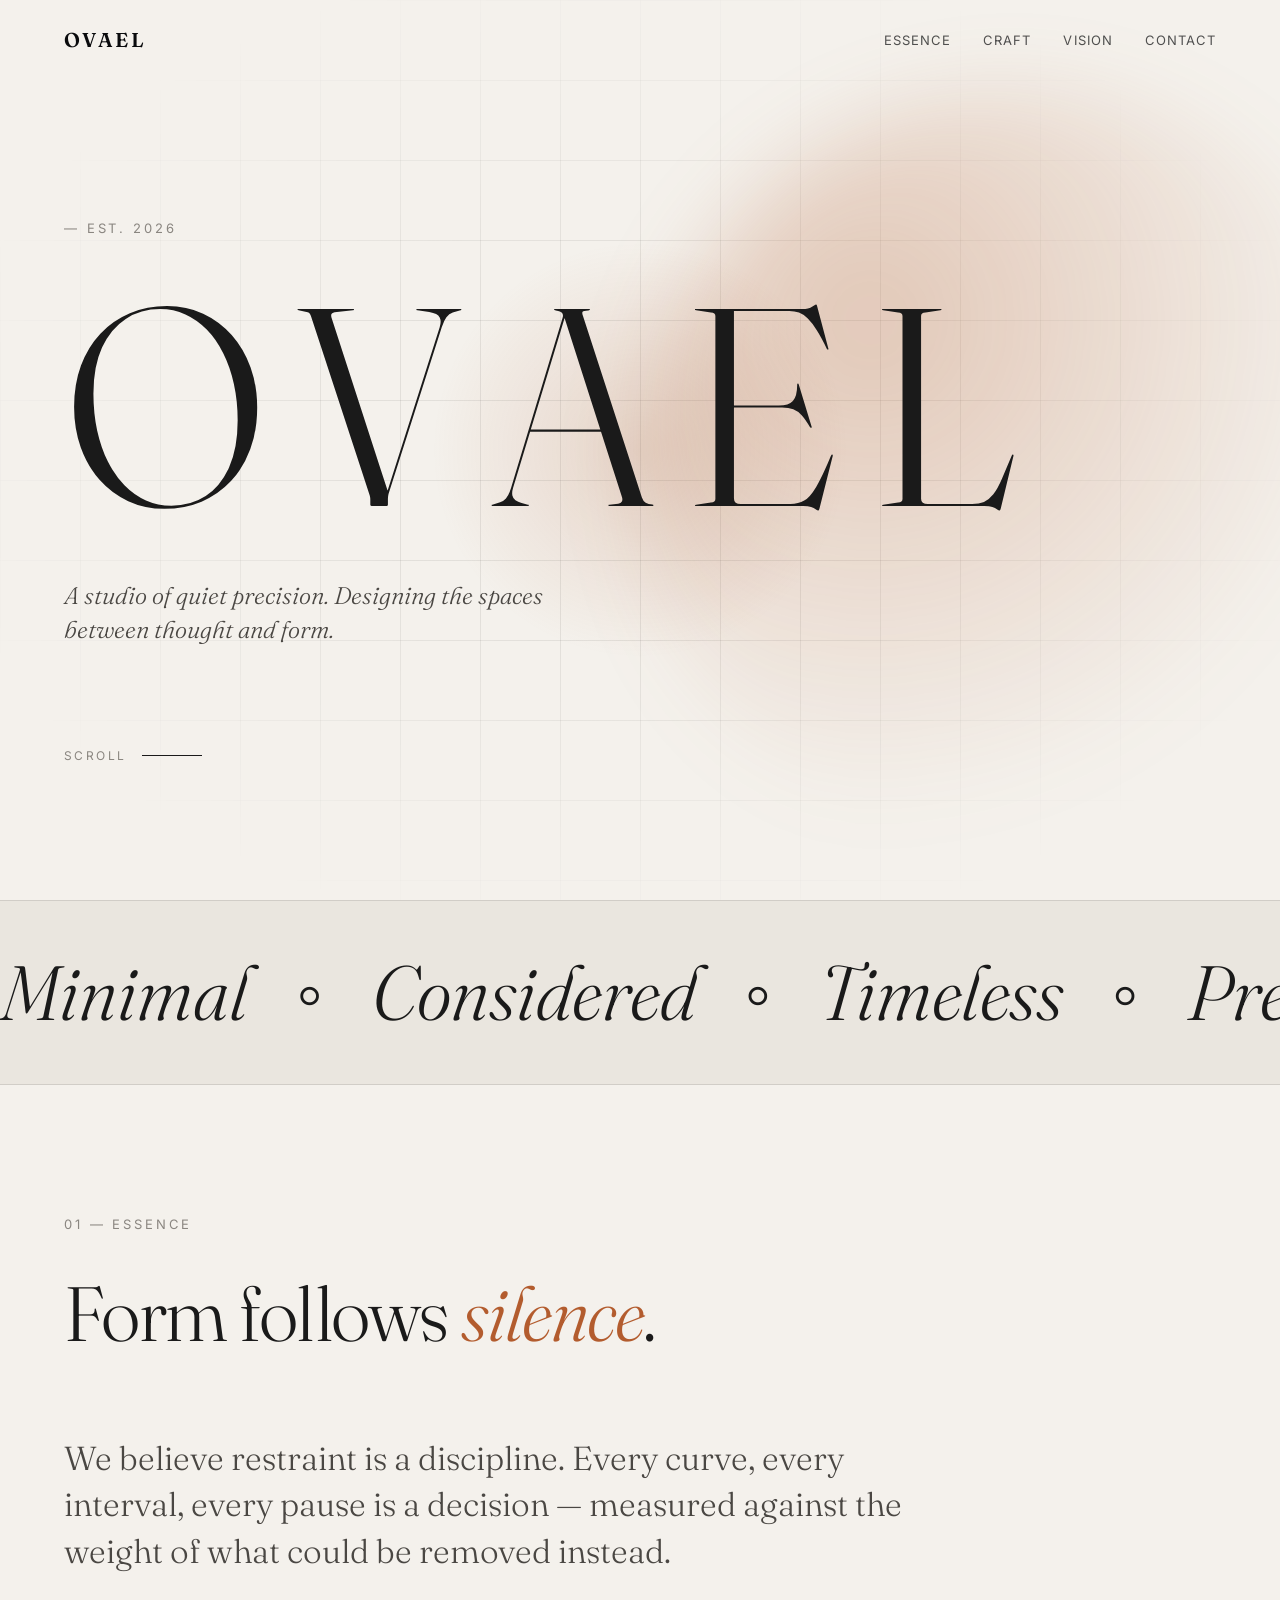
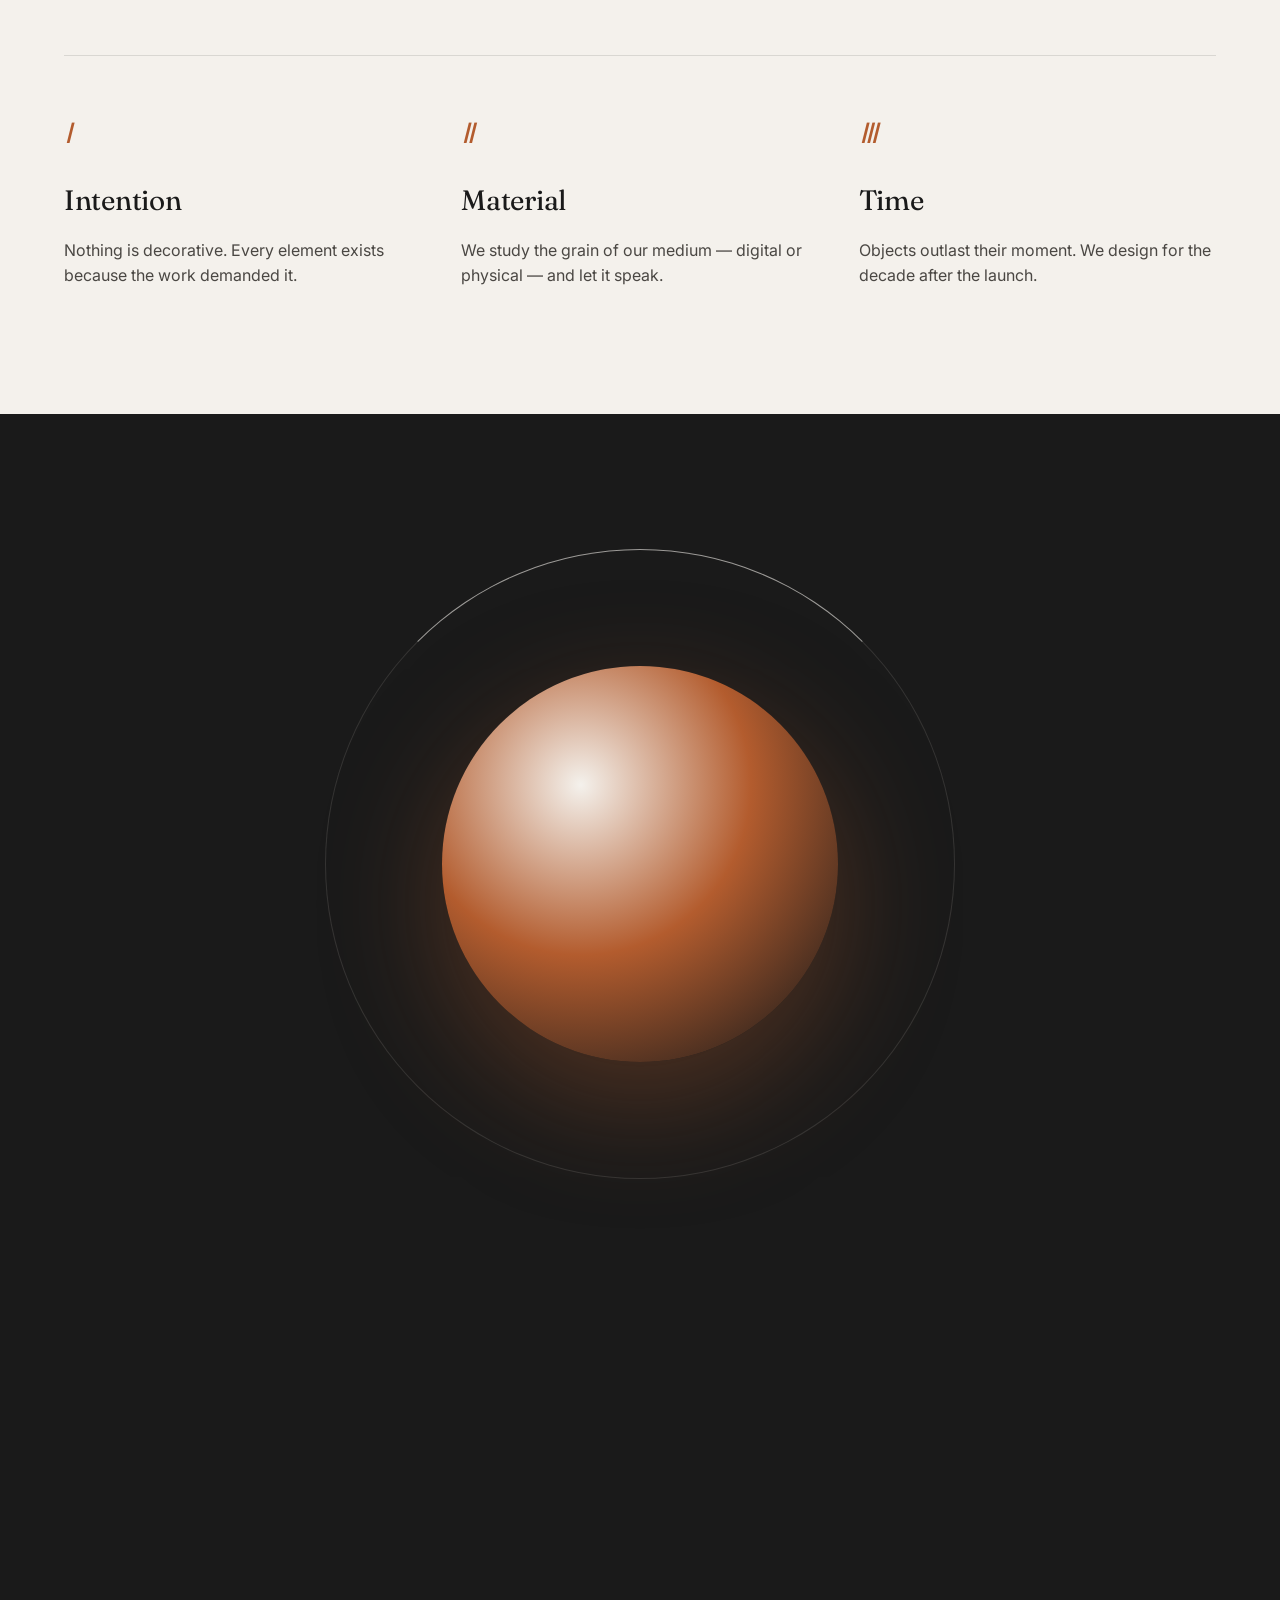
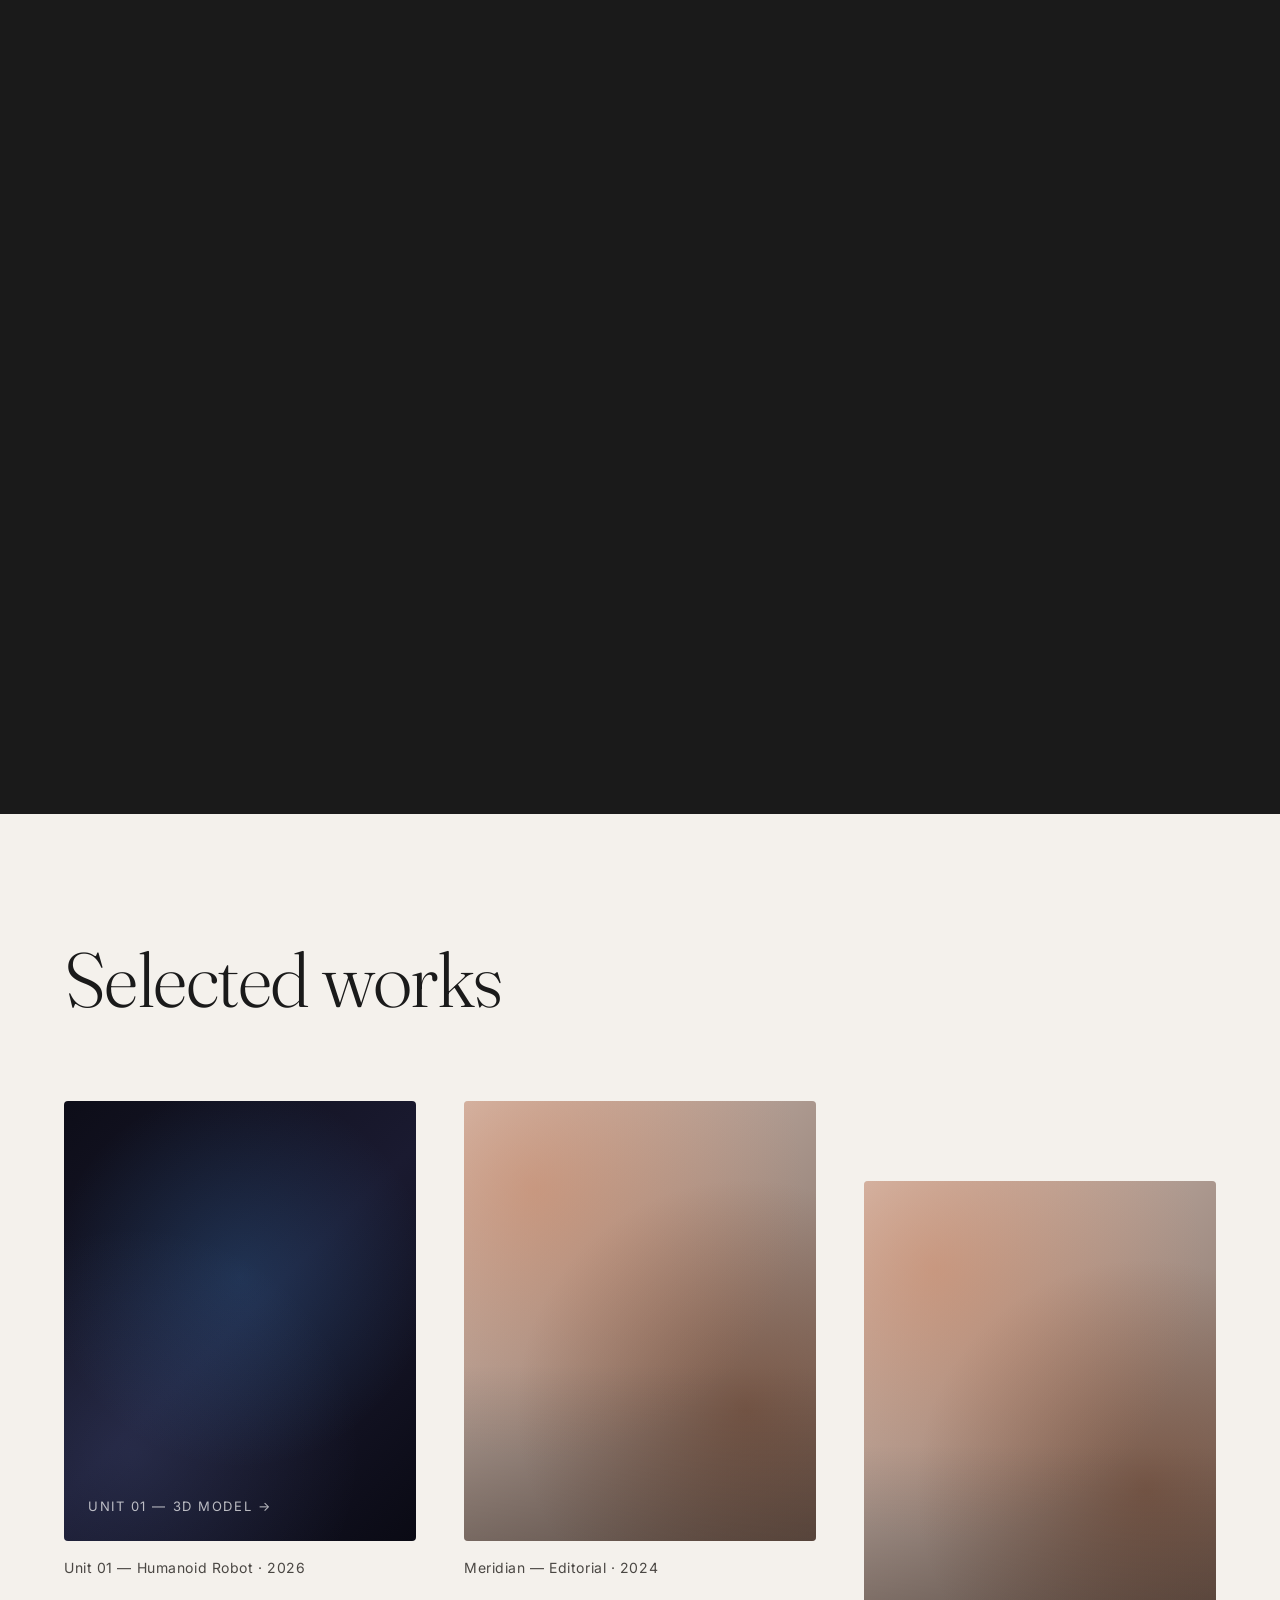
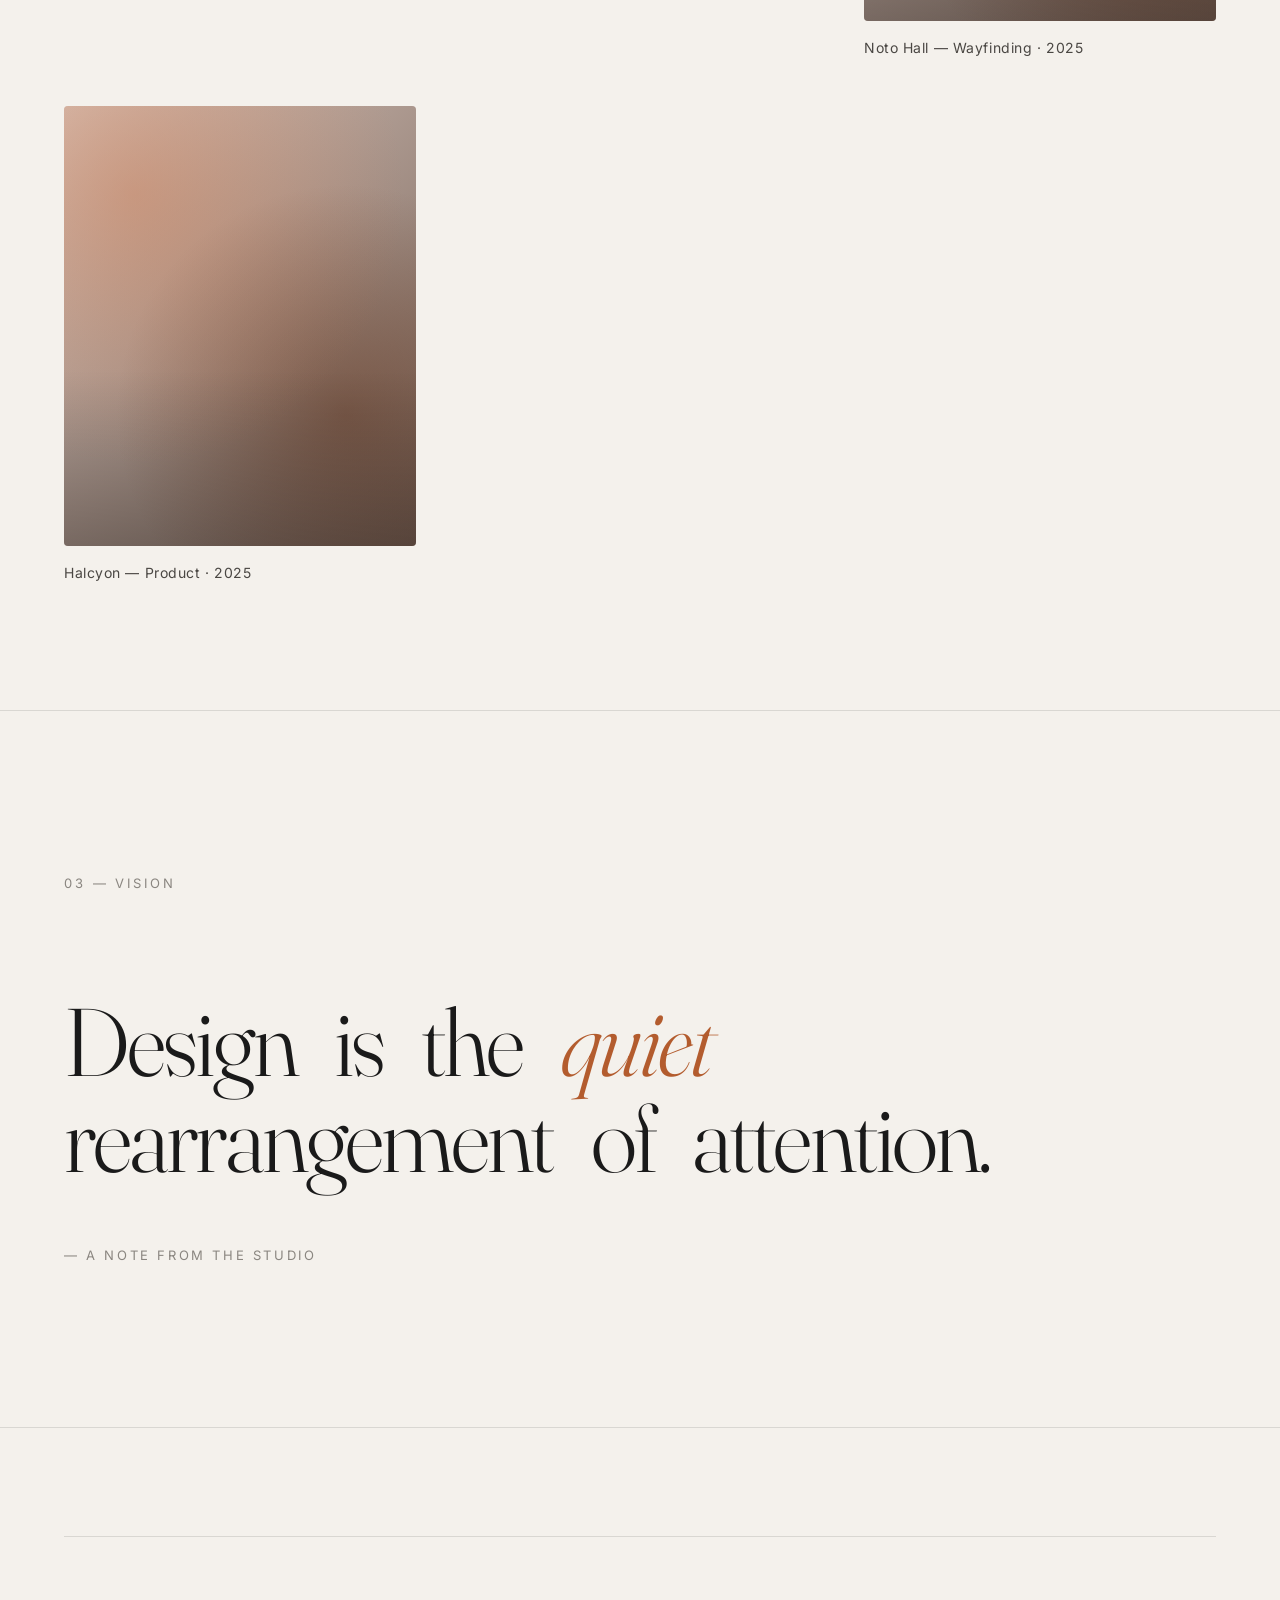
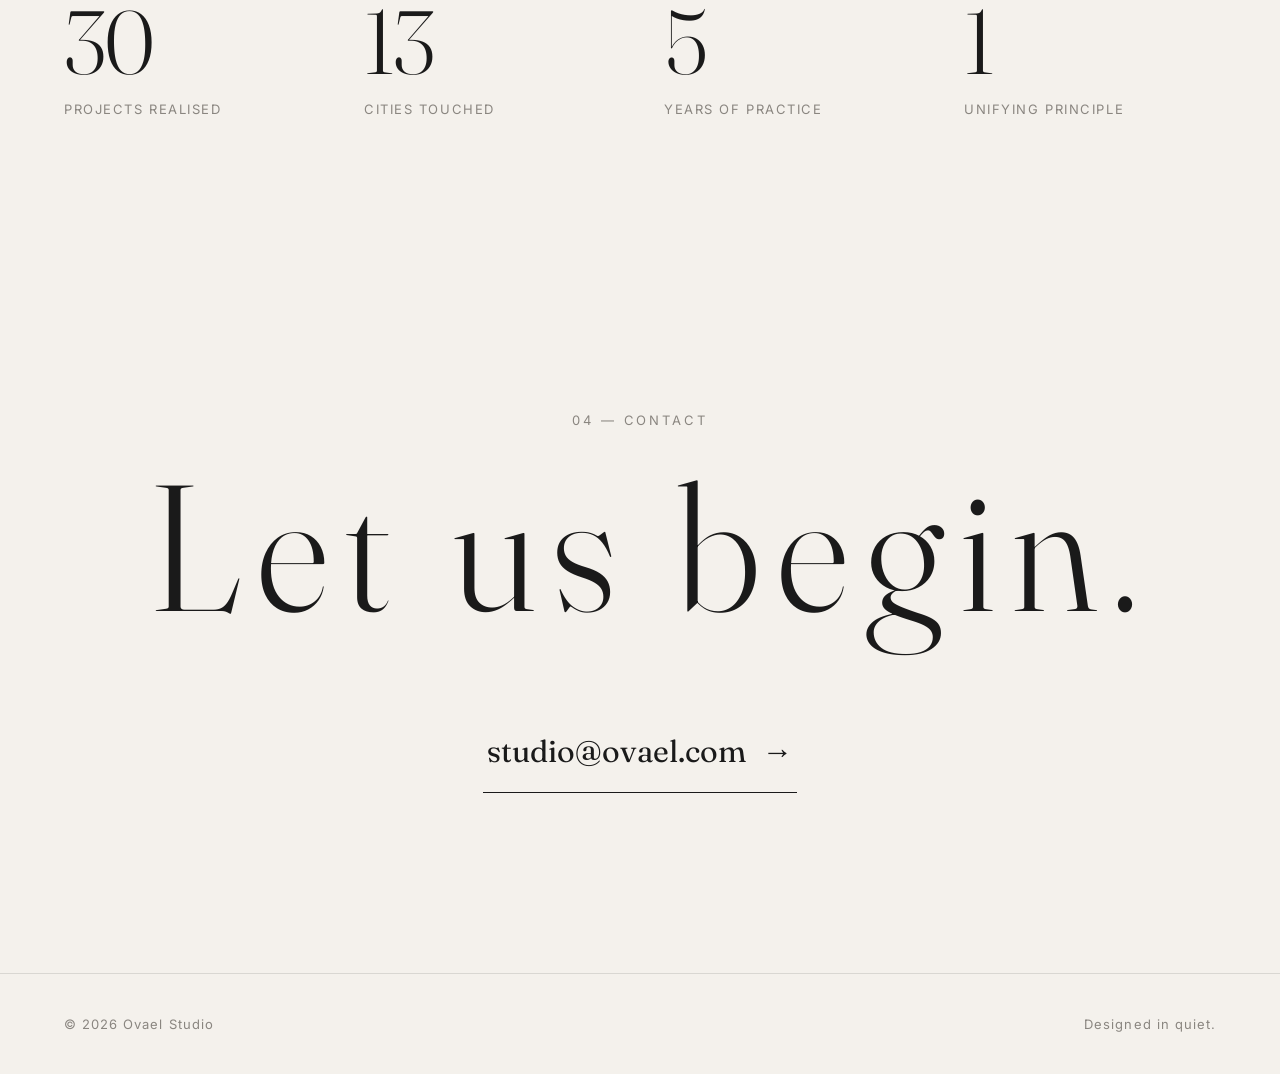
<file: index.html>
<!DOCTYPE html>
<html lang="en">
<head>
  <meta charset="UTF-8" />
  <meta name="viewport" content="width=device-width, initial-scale=1.0" />
  <title>OVAEL</title>
  <link rel="preconnect" href="https://fonts.googleapis.com" />
  <link rel="preconnect" href="https://fonts.gstatic.com" crossorigin />
  <link href="https://fonts.googleapis.com/css2?family=Inter:wght@300;400;500;600&family=Fraunces:opsz,wght@9..144,300;9..144,400;9..144,600;9..144,800&display=swap" rel="stylesheet" />
  <link rel="stylesheet" href="styles.css" />
</head>
<body>
  <div class="progress-bar" id="progressBar"></div>
  <div class="cursor-glow" id="cursorGlow"></div>

  <nav class="nav">
    <div class="nav-inner">
      <a href="#" class="nav-logo reveal" data-delay="0">OVAEL</a>
      <ul class="nav-links">
        <li class="reveal" data-delay="100"><a href="#essence">Essence</a></li>
        <li class="reveal" data-delay="150"><a href="#craft">Craft</a></li>
        <li class="reveal" data-delay="200"><a href="#vision">Vision</a></li>
        <li class="reveal" data-delay="250"><a href="#contact">Contact</a></li>
      </ul>
    </div>
  </nav>

  <section class="hero" id="hero">
    <div class="hero-grid" aria-hidden="true"></div>
    <div class="hero-content">
      <span class="eyebrow reveal" data-delay="100">— Est. 2026</span>
      <h1 class="hero-title">
        <span class="word" data-letter-reveal>O</span>
        <span class="word" data-letter-reveal>V</span>
        <span class="word" data-letter-reveal>A</span>
        <span class="word" data-letter-reveal>E</span>
        <span class="word" data-letter-reveal>L</span>
      </h1>
      <p class="hero-sub reveal" data-delay="900">
        A studio of quiet precision. Designing the spaces between thought and form.
      </p>
      <div class="scroll-indicator reveal" data-delay="1200">
        <span>Scroll</span>
        <span class="line"></span>
      </div>
    </div>
    <div class="hero-parallax" data-parallax="0.3"></div>
  </section>

  <section class="marquee-section">
    <div class="marquee" aria-hidden="true">
      <div class="marquee-track">
        <span>Minimal</span><span aria-hidden="true">◦</span>
        <span>Considered</span><span aria-hidden="true">◦</span>
        <span>Timeless</span><span aria-hidden="true">◦</span>
        <span>Precise</span><span aria-hidden="true">◦</span>
        <span>Minimal</span><span aria-hidden="true">◦</span>
        <span>Considered</span><span aria-hidden="true">◦</span>
        <span>Timeless</span><span aria-hidden="true">◦</span>
        <span>Precise</span><span aria-hidden="true">◦</span>
      </div>
    </div>
  </section>

  <section class="essence" id="essence">
    <div class="container">
      <div class="section-header">
        <span class="eyebrow reveal">01 — Essence</span>
        <h2 class="section-title reveal" data-delay="100">
          Form follows <em>silence</em>.
        </h2>
      </div>
      <div class="essence-body">
        <p class="large-text reveal" data-delay="200">
          We believe restraint is a discipline. Every curve, every interval, every pause is a decision — measured against the weight of what could be removed instead.
        </p>
        <div class="essence-grid">
          <div class="essence-card reveal" data-delay="200">
            <span class="card-num">Ⅰ</span>
            <h3>Intention</h3>
            <p>Nothing is decorative. Every element exists because the work demanded it.</p>
          </div>
          <div class="essence-card reveal" data-delay="350">
            <span class="card-num">Ⅱ</span>
            <h3>Material</h3>
            <p>We study the grain of our medium — digital or physical — and let it speak.</p>
          </div>
          <div class="essence-card reveal" data-delay="500">
            <span class="card-num">Ⅲ</span>
            <h3>Time</h3>
            <p>Objects outlast their moment. We design for the decade after the launch.</p>
          </div>
        </div>
      </div>
    </div>
  </section>

  <section class="pinned-section" id="craft">
    <div class="pinned-wrapper">
      <div class="pinned-visual">
        <div class="orb" data-rotate></div>
        <div class="orb-line" data-rotate-reverse></div>
      </div>
      <div class="pinned-panels">
        <div class="panel">
          <span class="eyebrow">02 — Craft</span>
          <h2>Studies in stillness.</h2>
          <p>A slower rhythm. Forms that hold their breath.</p>
        </div>
        <div class="panel">
          <span class="eyebrow">02.1</span>
          <h2>Identity.</h2>
          <p>Marks that carry meaning across scale, surface, and century.</p>
        </div>
        <div class="panel">
          <span class="eyebrow">02.2</span>
          <h2>Interface.</h2>
          <p>Screens that feel like paper — weightless, considered, quiet.</p>
        </div>
        <div class="panel">
          <span class="eyebrow">02.3</span>
          <h2>Object.</h2>
          <p>Things held in the hand. Pieces that improve with use.</p>
        </div>
      </div>
    </div>
  </section>

  <section class="gallery" id="gallery">
    <div class="container">
      <h2 class="section-title reveal">Selected works</h2>
      <div class="gallery-grid">
        <figure class="gallery-item reveal" data-delay="0">
          <a href="robot.html" class="gallery-img gallery-img--robot" data-hue="220" aria-label="View 3D Humanoid Robot">
            <span class="gallery-robot-label">Unit 01 — 3D Model →</span>
          </a>
          <figcaption>Unit 01 — Humanoid Robot · 2026</figcaption>
        </figure>
        <figure class="gallery-item reveal" data-delay="0" style="display:none">
          <div class="gallery-img" data-hue="12"></div>
          <figcaption>Astra — Identity system · 2024</figcaption>
        </figure>
        <figure class="gallery-item reveal" data-delay="120">
          <div class="gallery-img" data-hue="220"></div>
          <figcaption>Meridian — Editorial · 2024</figcaption>
        </figure>
        <figure class="gallery-item reveal" data-delay="240">
          <div class="gallery-img" data-hue="45"></div>
          <figcaption>Noto Hall — Wayfinding · 2025</figcaption>
        </figure>
        <figure class="gallery-item reveal" data-delay="360">
          <div class="gallery-img" data-hue="160"></div>
          <figcaption>Halcyon — Product · 2025</figcaption>
        </figure>
      </div>
    </div>
  </section>

  <section class="vision" id="vision">
    <div class="container">
      <div class="vision-stack">
        <span class="eyebrow reveal">03 — Vision</span>
        <p class="huge-text">
          <span data-split-word>Design</span>
          <span data-split-word>is</span>
          <span data-split-word>the</span>
          <span data-split-word>quiet</span>
          <span data-split-word>rearrangement</span>
          <span data-split-word>of</span>
          <span data-split-word>attention.</span>
        </p>
        <div class="vision-meta reveal" data-delay="200">
          <span>— A note from the studio</span>
        </div>
      </div>
    </div>
  </section>

  <section class="numbers">
    <div class="container">
      <div class="numbers-grid">
        <div class="stat reveal">
          <span class="stat-num" data-count="42">0</span>
          <span class="stat-label">Projects realised</span>
        </div>
        <div class="stat reveal" data-delay="120">
          <span class="stat-num" data-count="18">0</span>
          <span class="stat-label">Cities touched</span>
        </div>
        <div class="stat reveal" data-delay="240">
          <span class="stat-num" data-count="7">0</span>
          <span class="stat-label">Years of practice</span>
        </div>
        <div class="stat reveal" data-delay="360">
          <span class="stat-num" data-count="1">0</span>
          <span class="stat-label">Unifying principle</span>
        </div>
      </div>
    </div>
  </section>

  <section class="contact" id="contact">
    <div class="container">
      <p class="eyebrow reveal">04 — Contact</p>
      <h2 class="contact-title">
        <span data-letter-reveal>L</span>
        <span data-letter-reveal>e</span>
        <span data-letter-reveal>t</span>
        <span class="space">&nbsp;</span>
        <span data-letter-reveal>u</span>
        <span data-letter-reveal>s</span>
        <span class="space">&nbsp;</span>
        <span data-letter-reveal>b</span>
        <span data-letter-reveal>e</span>
        <span data-letter-reveal>g</span>
        <span data-letter-reveal>i</span>
        <span data-letter-reveal>n</span>
        <span data-letter-reveal>.</span>
      </h2>
      <a href="mailto:studio@ovael.com" class="contact-link reveal" data-delay="300">
        studio@ovael.com
        <span class="arrow">→</span>
      </a>
    </div>
  </section>

  <footer class="footer">
    <div class="container footer-inner">
      <span>© 2026 Ovael Studio</span>
      <span>Designed in quiet.</span>
    </div>
  </footer>

  <script src="script.js"></script>
</body>
</html>
</file>
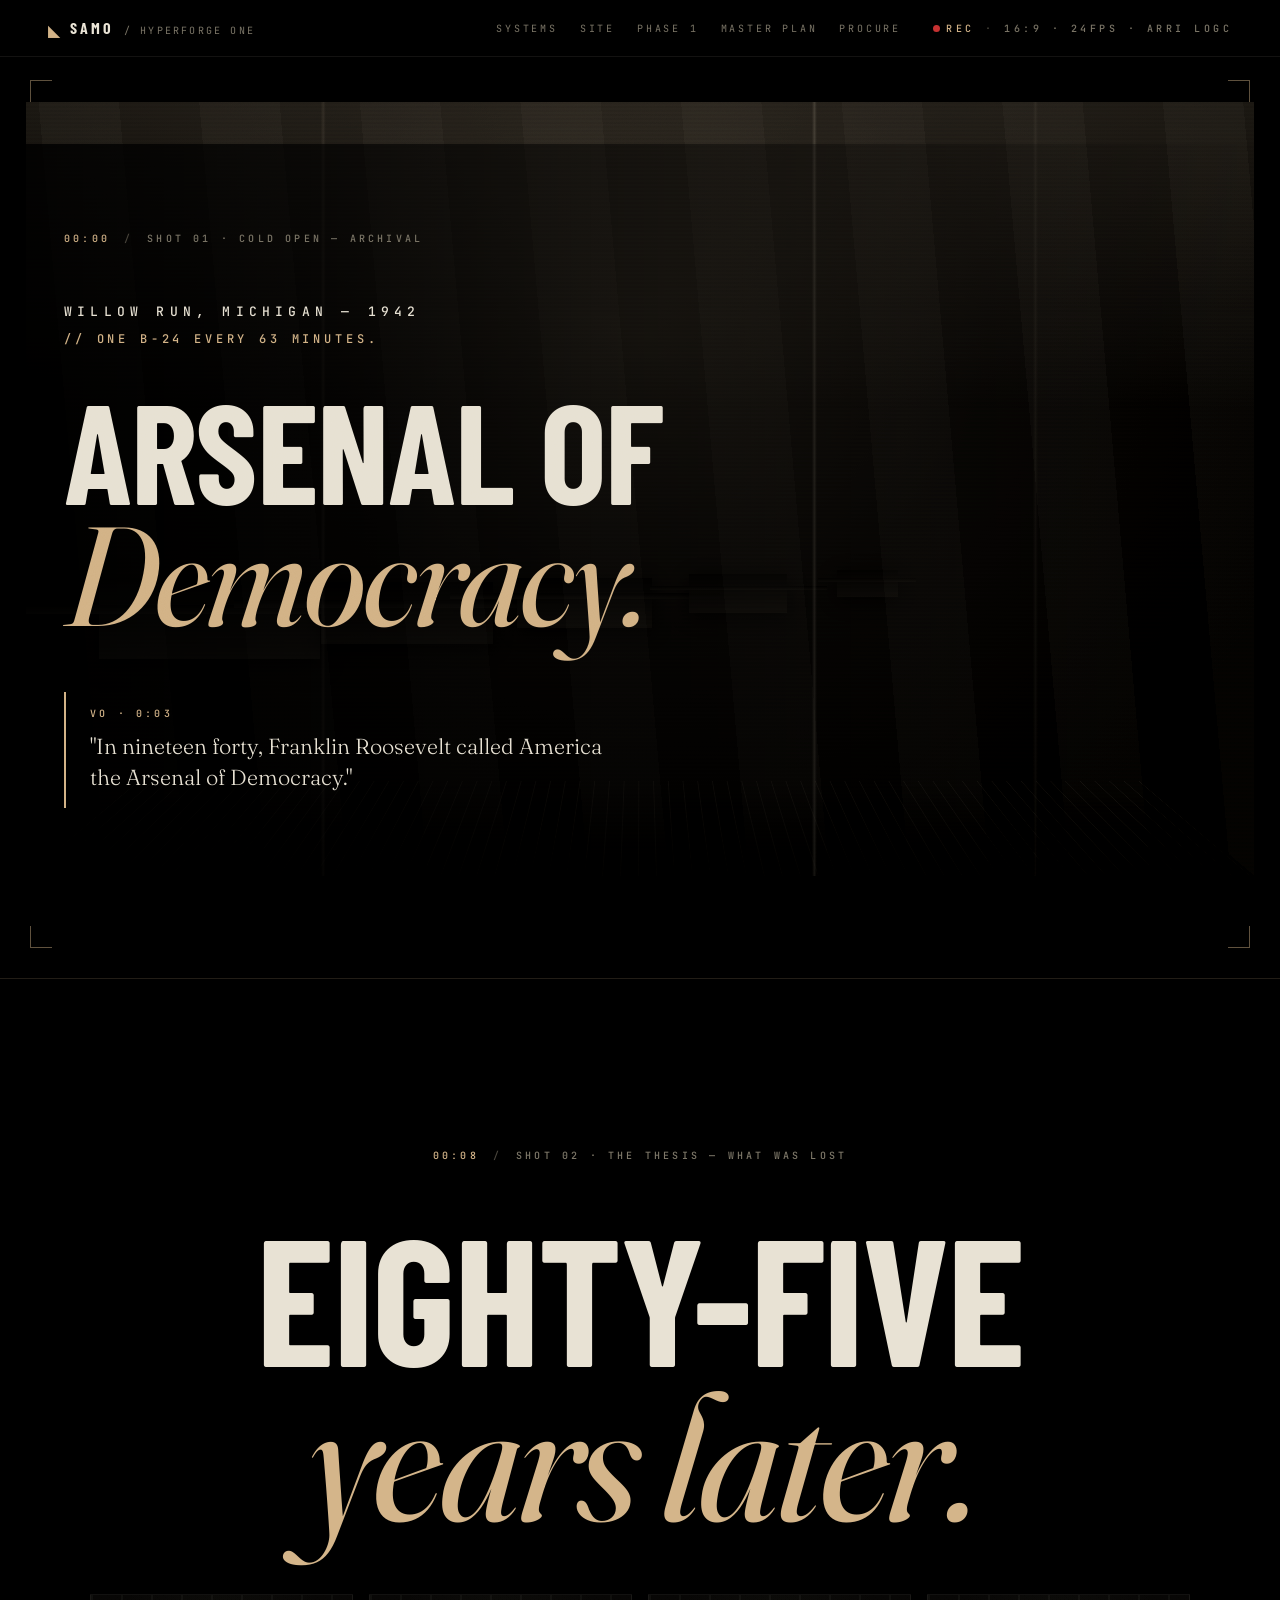
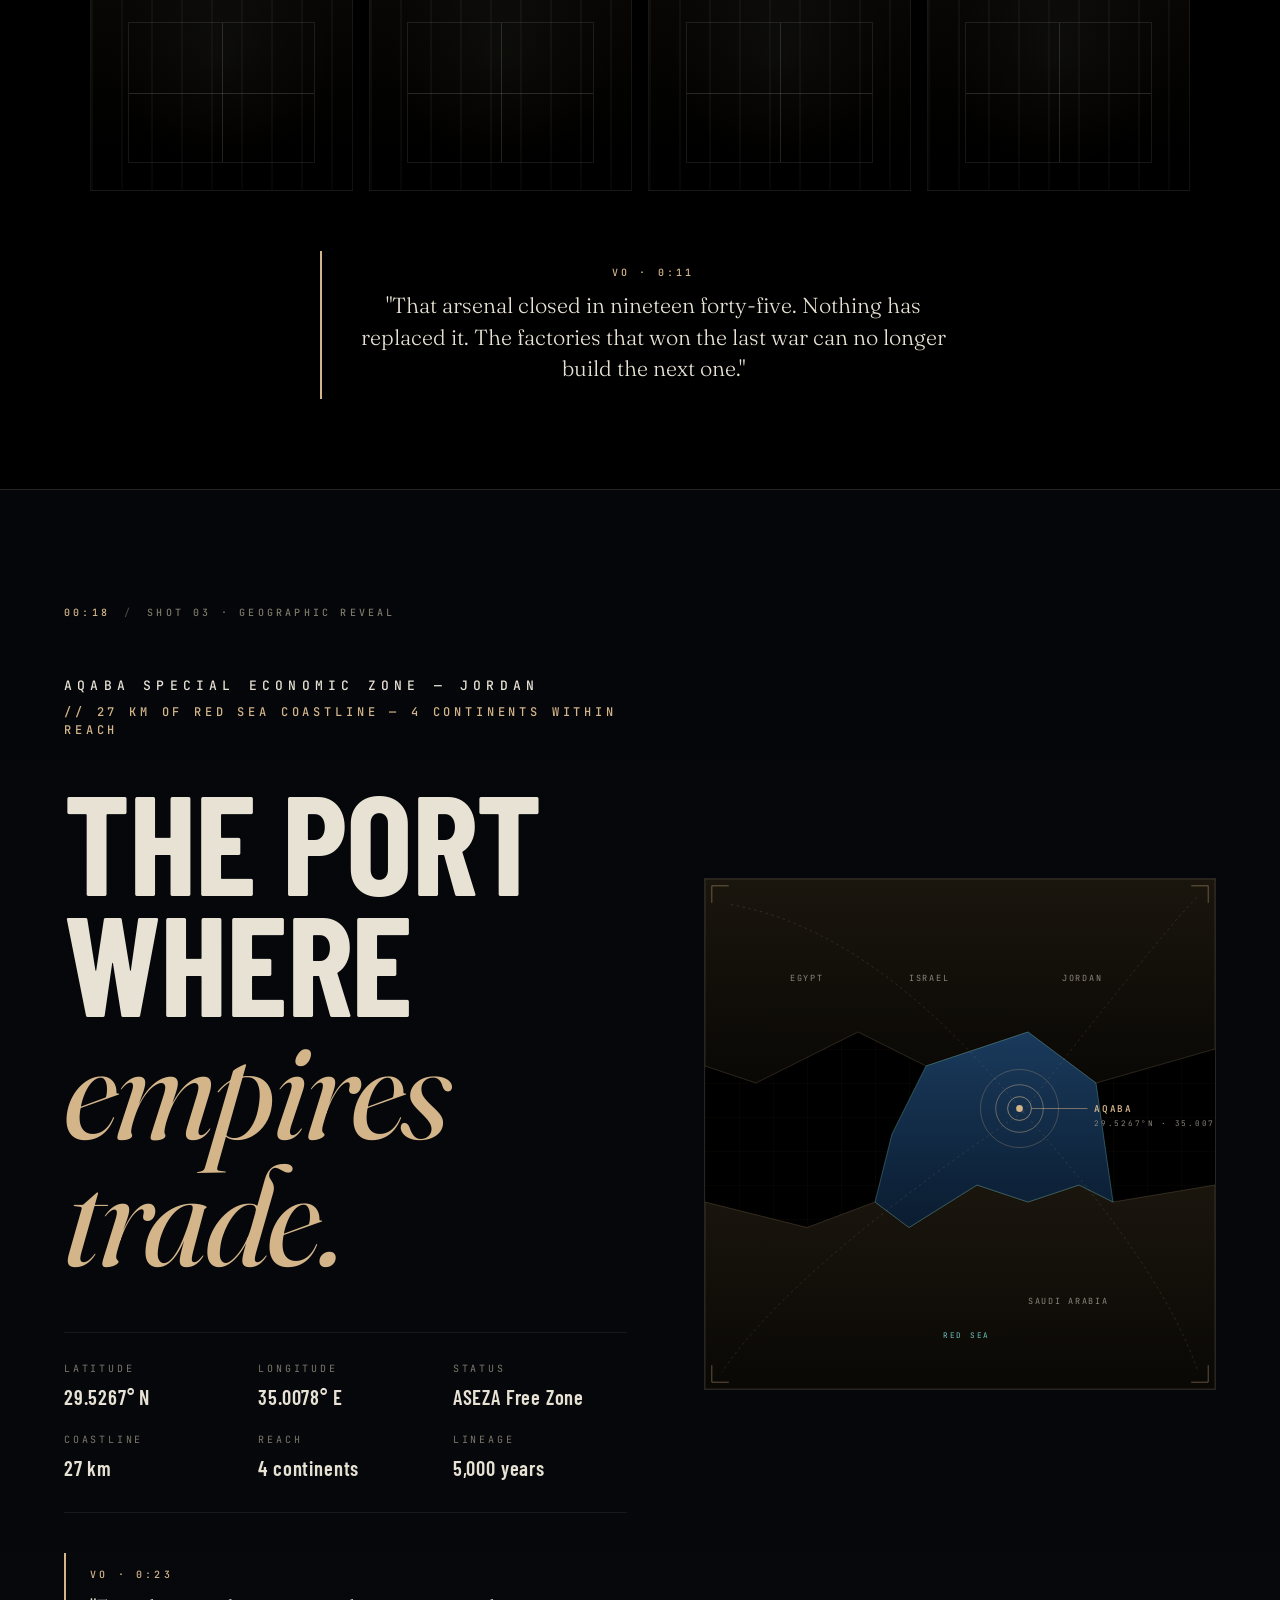
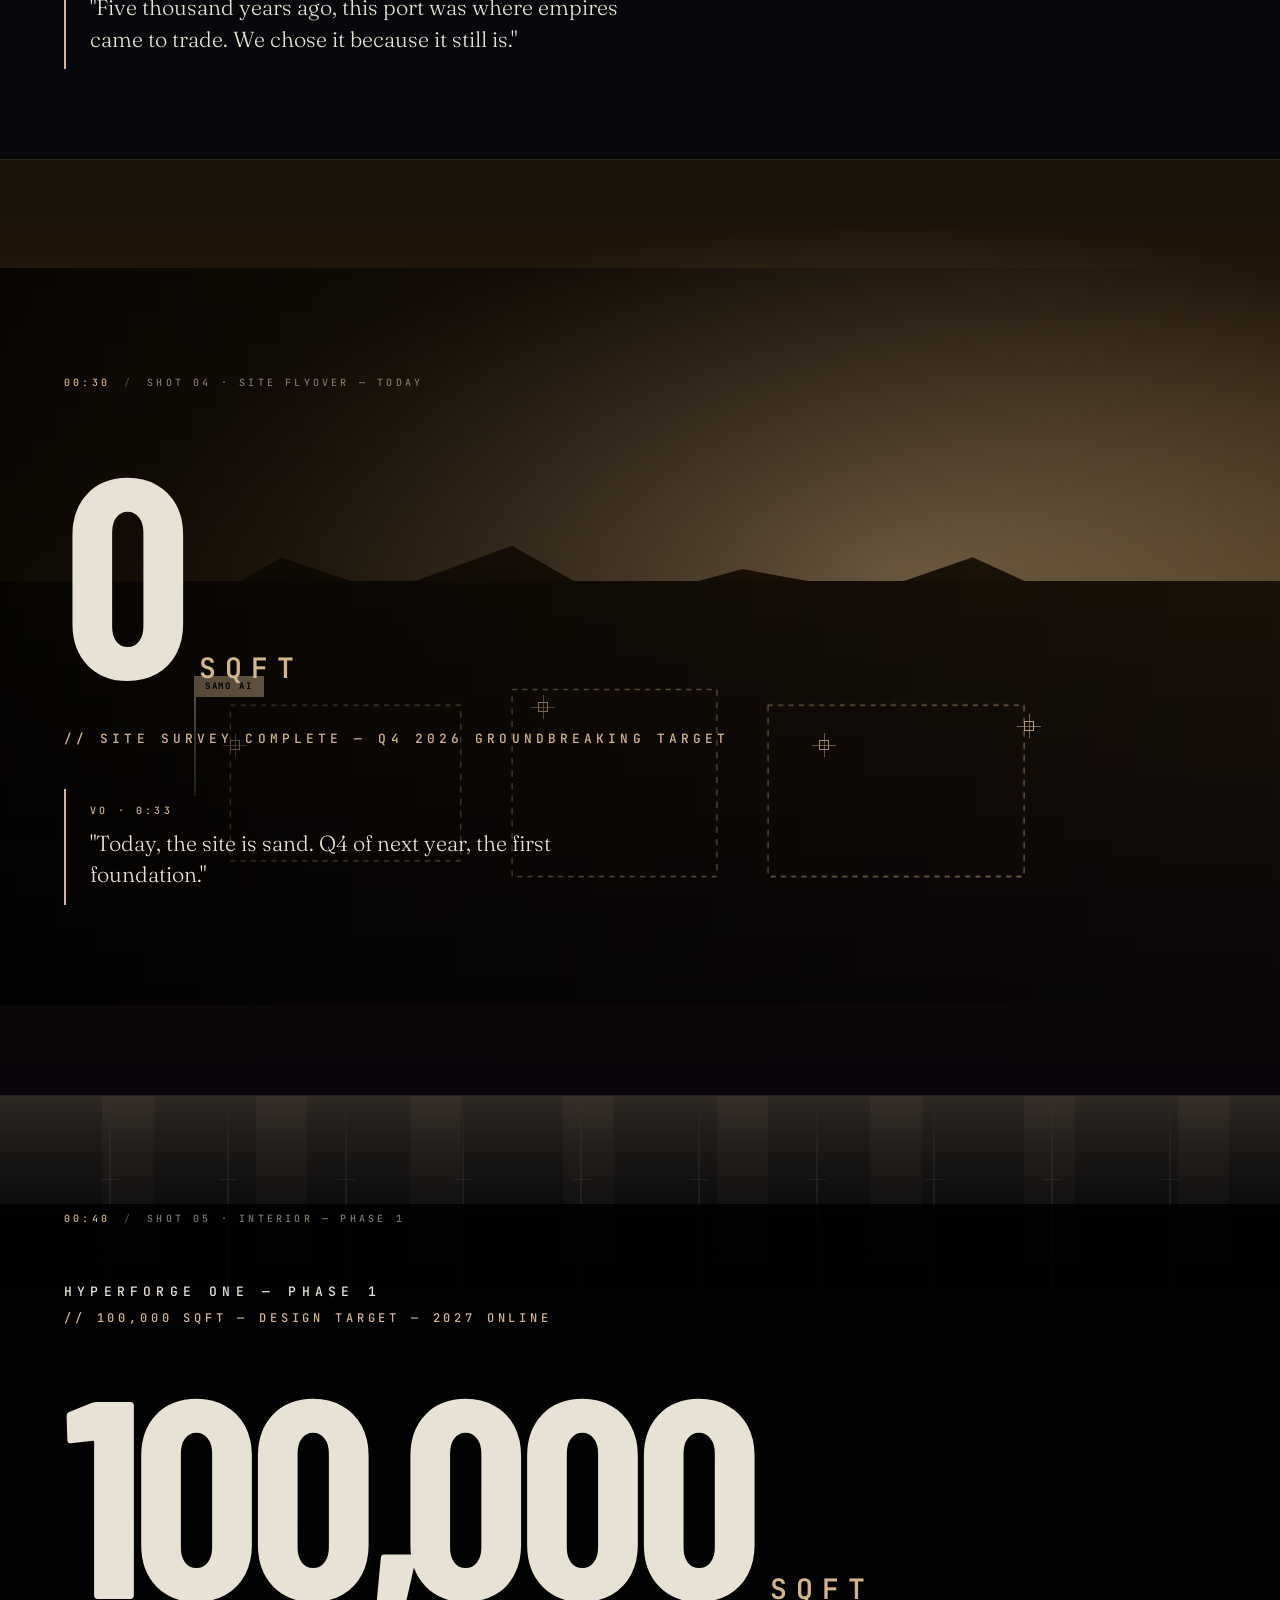
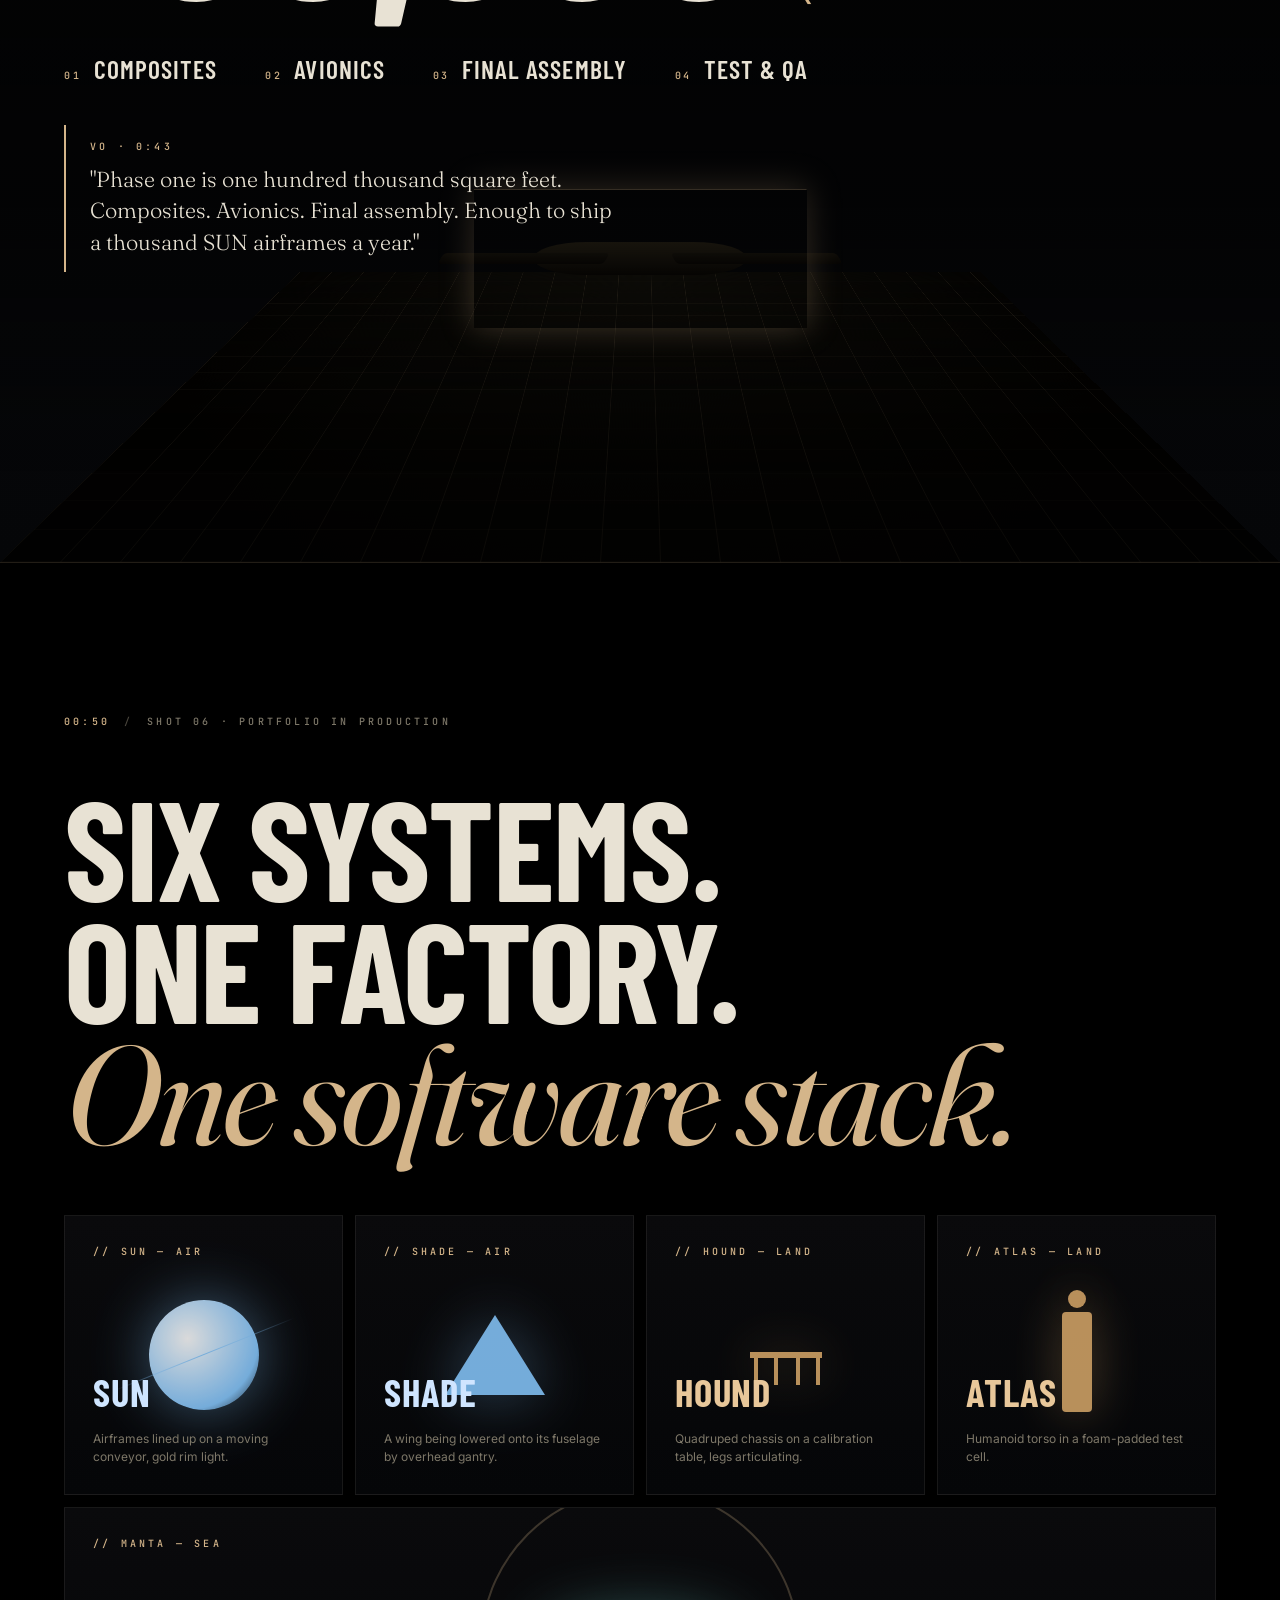
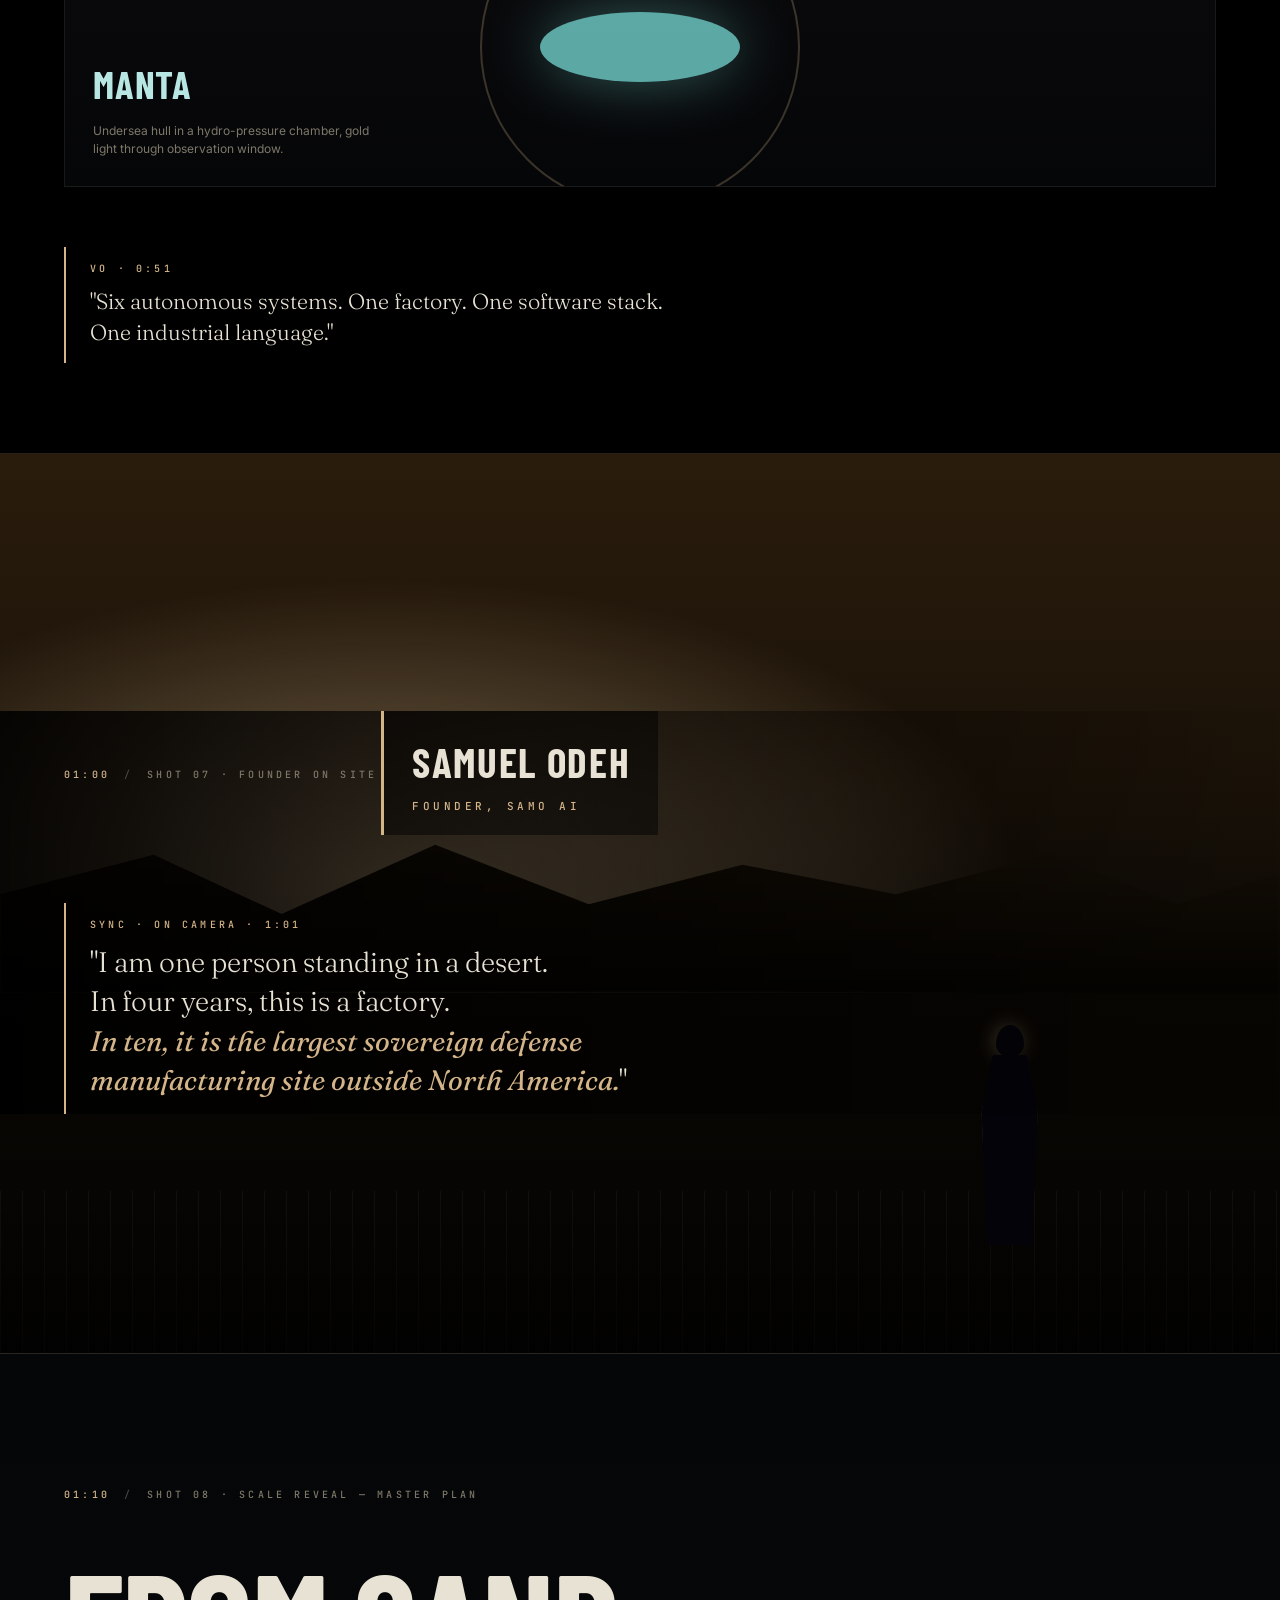
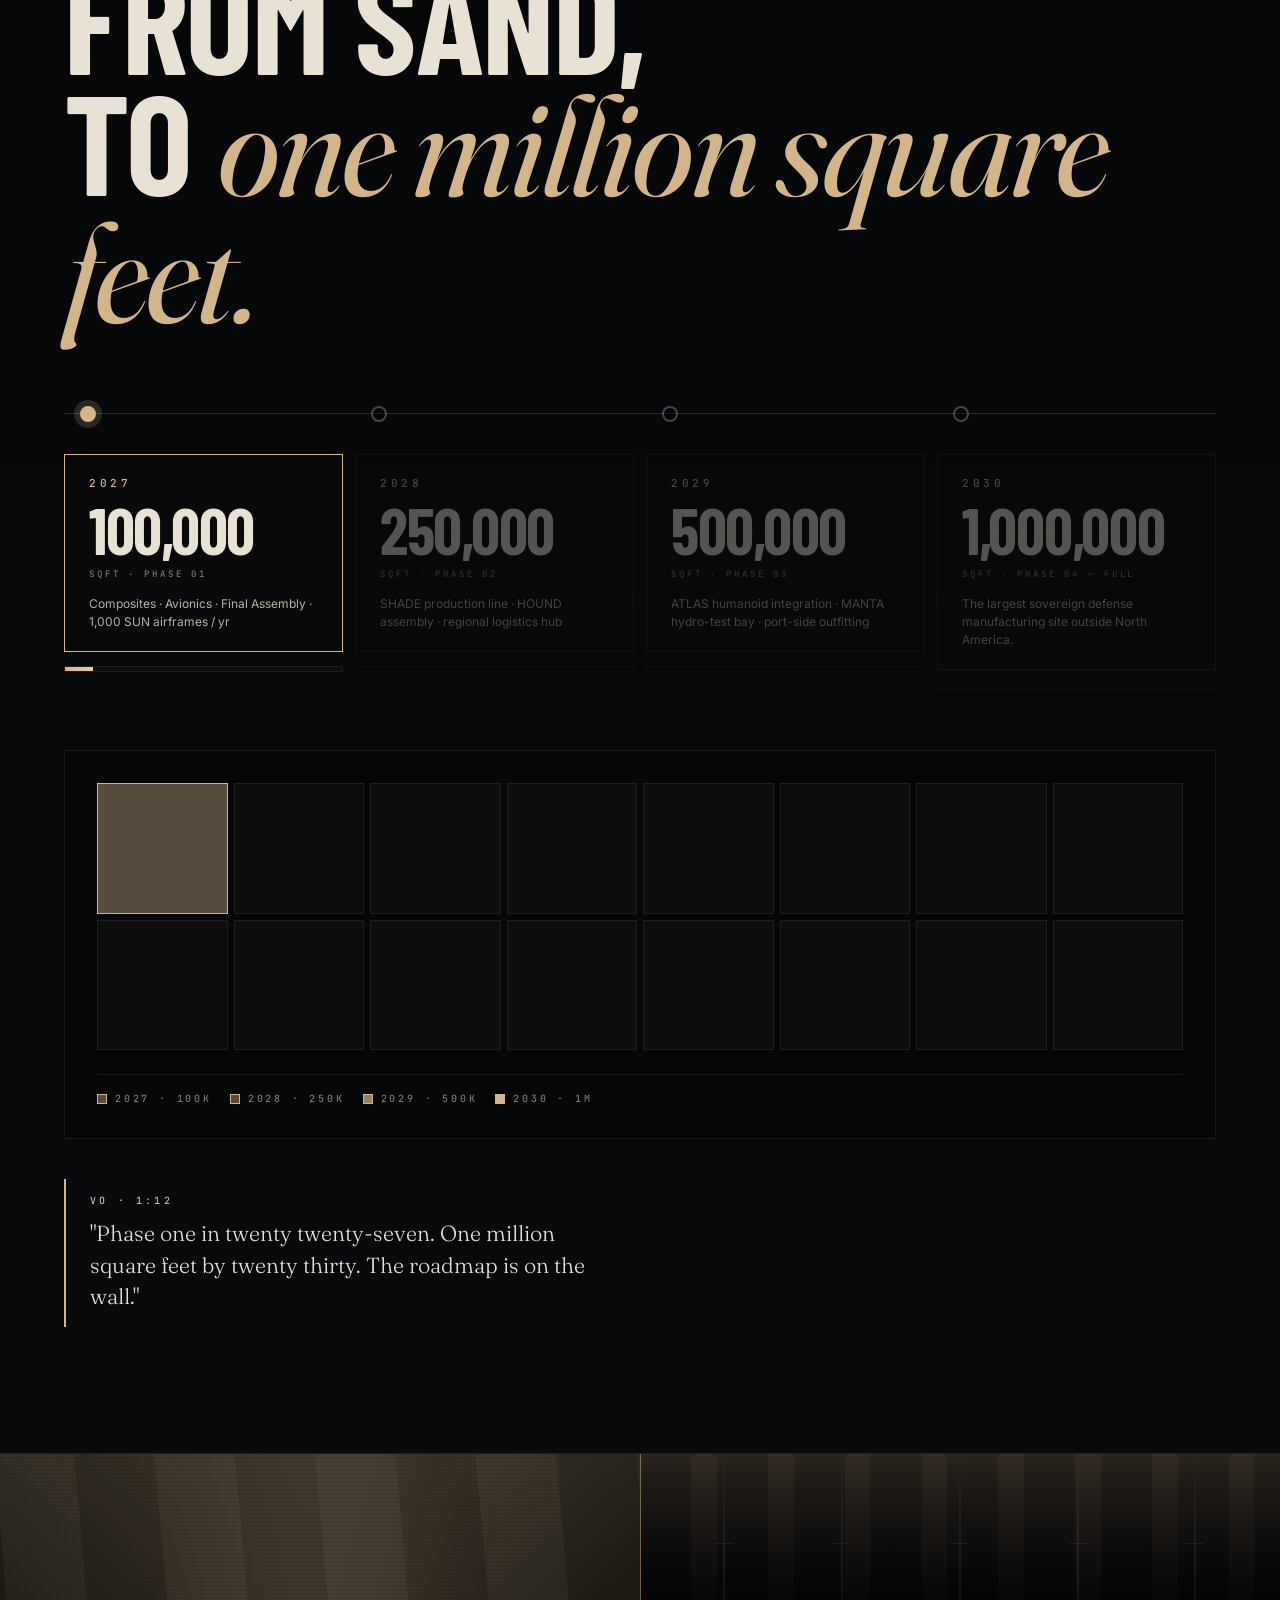
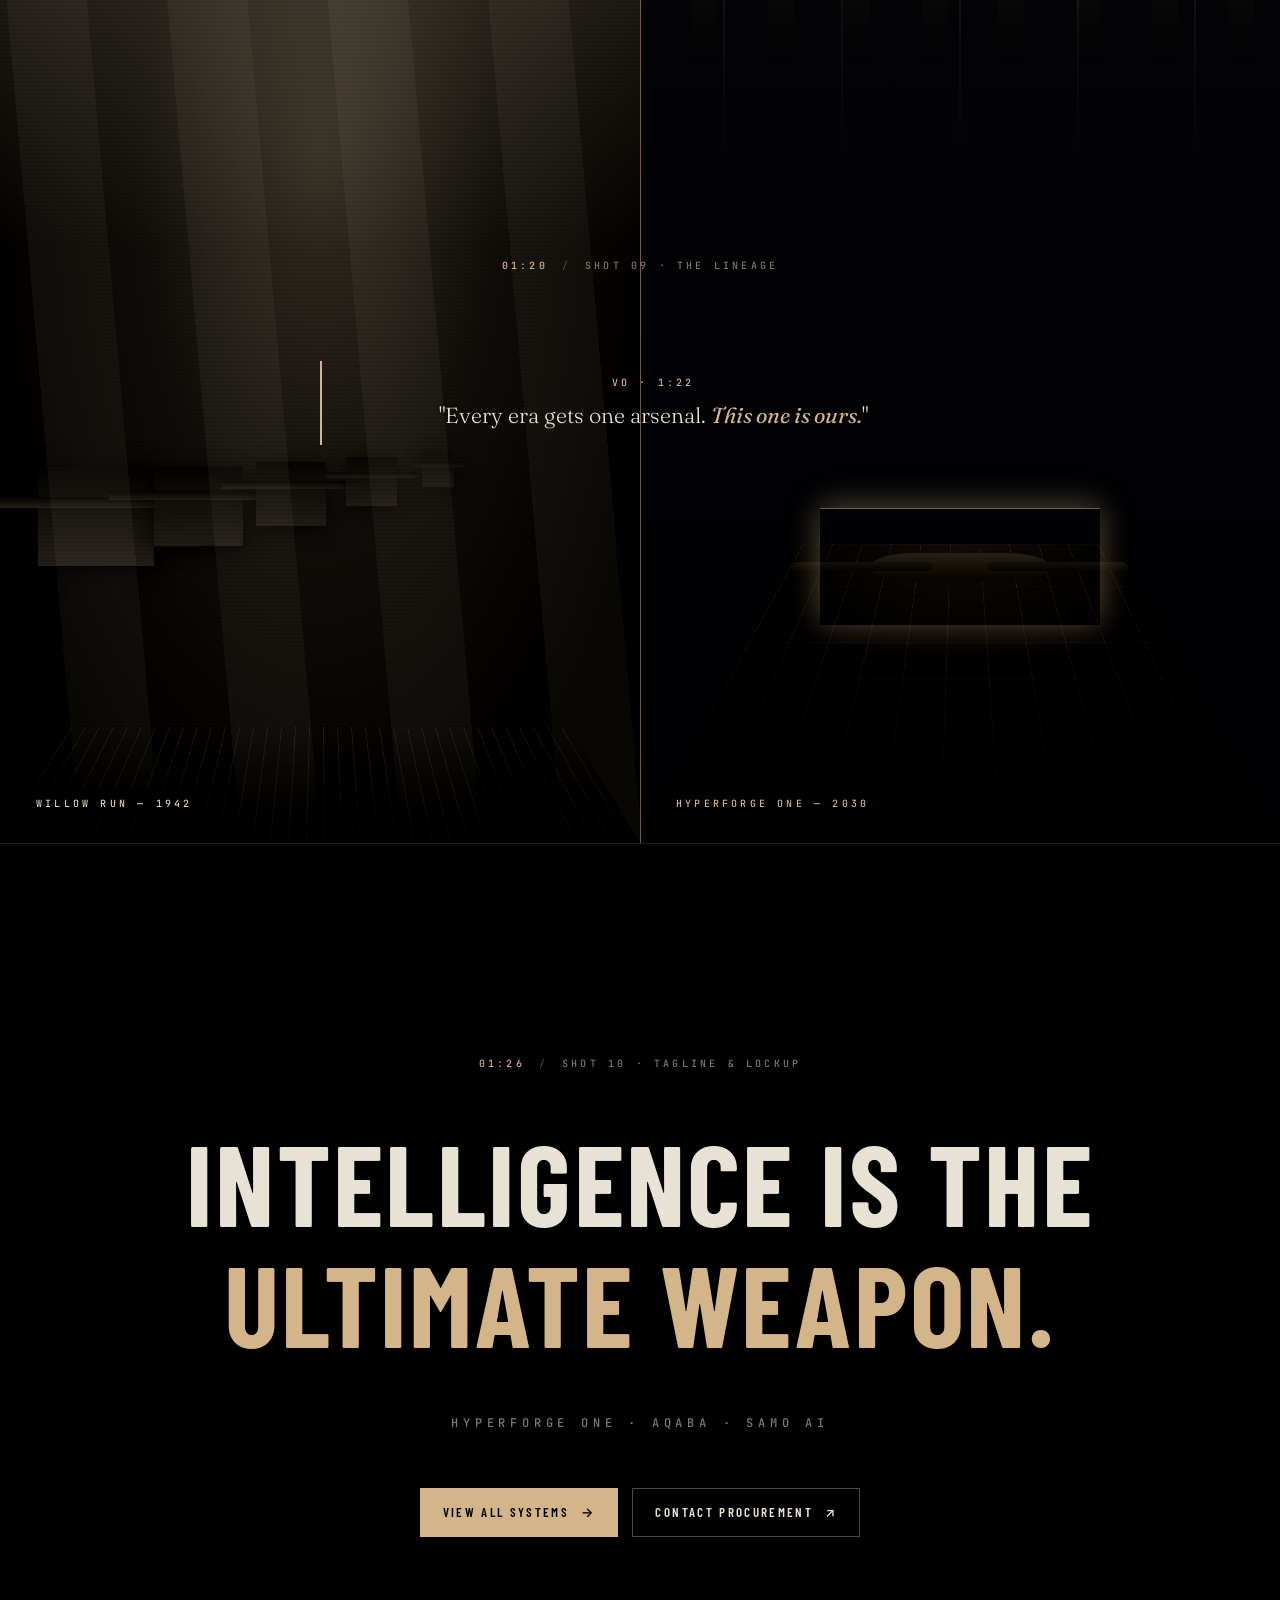
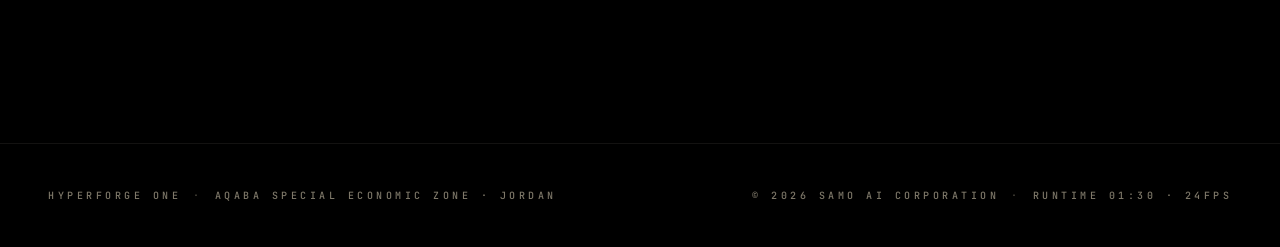
<file: factory.html>
<!DOCTYPE html>
<html lang="en">
<head>
  <meta charset="UTF-8" />
  <meta name="viewport" content="width=device-width, initial-scale=1.0" />
  <meta name="description" content="HyperForge One — sovereign autonomous-systems manufacturing facility under development in the Aqaba Special Economic Zone, Jordan. Phase 1: 100,000 sqft. Master plan: 1,000,000 sqft by 2030." />
  <meta name="theme-color" content="#000000" />
  <title>HyperForge One — Aqaba — SAMO AI</title>
  <link rel="preconnect" href="https://fonts.googleapis.com" />
  <link rel="preconnect" href="https://fonts.gstatic.com" crossorigin />
  <link href="https://fonts.googleapis.com/css2?family=Barlow+Condensed:wght@500;600;700;800&family=Inter:wght@300;400;500;600&family=JetBrains+Mono:wght@400;500;600&family=Fraunces:opsz,wght@9..144,300;9..144,400&display=swap" rel="stylesheet" />
  <link rel="stylesheet" href="factory.css" />
</head>
<body class="factory">
  <div class="grain" aria-hidden="true"></div>
  <div class="film-progress" id="filmProgress" aria-hidden="true"></div>

  <!-- ============== TOP BAR ============== -->
  <header class="film-bar">
    <div class="bar-inner">
      <a href="index.html" class="bar-logo">
        <span class="logo-mark" aria-hidden="true">◣</span>
        <span class="logo-text">SAMO</span>
        <span class="logo-sub">/ HYPERFORGE ONE</span>
      </a>
      <nav class="bar-nav">
        <a href="index.html#systems">Systems</a>
        <a href="#shot-04">Site</a>
        <a href="#shot-05">Phase 1</a>
        <a href="#shot-08">Master Plan</a>
        <a href="index.html#procure">Procure</a>
      </nav>
      <div class="bar-meta mono">
        <span class="rec"><span class="rec-dot"></span>REC</span>
        <span class="sep">·</span>
        <span>16:9 · 24FPS · ARRI LOGC</span>
      </div>
    </div>
  </header>

  <!-- ============== SHOT 01 — COLD OPEN / WILLOW RUN ============== -->
  <section class="shot shot-01" id="shot-01">
    <span class="frame-tick tl"></span><span class="frame-tick tr"></span>
    <span class="frame-tick bl"></span><span class="frame-tick br"></span>

    <div class="archive-stage" aria-hidden="true">
      <div class="archive-letterbox">
        <div class="archive-img" data-archive>
          <span class="silhouette s1"></span>
          <span class="silhouette s2"></span>
          <span class="silhouette s3"></span>
          <span class="silhouette s4"></span>
          <span class="silhouette s5"></span>
          <span class="archive-rays"></span>
          <span class="archive-floor"></span>
        </div>
        <div class="archive-flicker"></div>
        <div class="archive-scratches"></div>
      </div>
    </div>

    <div class="shot-content">
      <div class="ts mono">
        <span class="ts-num">00:00</span>
        <span class="ts-sep">/</span>
        <span class="ts-label">SHOT 01 · COLD OPEN — ARCHIVAL</span>
      </div>

      <p class="archive-line mono reveal">
        WILLOW RUN, MICHIGAN — 1942
      </p>
      <p class="archive-sub mono reveal" data-delay="200">
        // ONE B-24 EVERY 63 MINUTES.
      </p>

      <h1 class="shot-headline reveal" data-delay="400">
        Arsenal of <em>Democracy.</em>
      </h1>

      <blockquote class="vo reveal" data-delay="600">
        <span class="vo-cue mono">VO · 0:03</span>
        <p>"In nineteen forty, Franklin Roosevelt called America the Arsenal of Democracy."</p>
      </blockquote>
    </div>
  </section>

  <!-- ============== SHOT 02 — THESIS ============== -->
  <section class="shot shot-02 hard-cut" id="shot-02">
    <div class="shot-content centered">
      <div class="ts mono">
        <span class="ts-num">00:08</span>
        <span class="ts-sep">/</span>
        <span class="ts-label">SHOT 02 · THE THESIS — WHAT WAS LOST</span>
      </div>

      <h2 class="huge-title reveal">
        Eighty-five<br/>
        <em>years later.</em>
      </h2>

      <div class="ruined-grid" aria-hidden="true">
        <div class="ruined" data-r="1"><span class="r-frame"></span></div>
        <div class="ruined" data-r="2"><span class="r-frame"></span></div>
        <div class="ruined" data-r="3"><span class="r-frame"></span></div>
        <div class="ruined" data-r="4"><span class="r-frame"></span></div>
      </div>

      <blockquote class="vo wide reveal" data-delay="200">
        <span class="vo-cue mono">VO · 0:11</span>
        <p>"That arsenal closed in nineteen forty-five. Nothing has replaced it. The factories that won the last war can no longer build the next one."</p>
      </blockquote>
    </div>
  </section>

  <!-- ============== SHOT 03 — AQABA REVEAL ============== -->
  <section class="shot shot-03 hard-cut" id="shot-03">
    <div class="shot-content split">
      <div class="split-l">
        <div class="ts mono">
          <span class="ts-num">00:18</span>
          <span class="ts-sep">/</span>
          <span class="ts-label">SHOT 03 · GEOGRAPHIC REVEAL</span>
        </div>
        <p class="archive-line mono reveal">AQABA SPECIAL ECONOMIC ZONE — JORDAN</p>
        <p class="archive-sub mono reveal" data-delay="150">
          // 27 KM OF RED SEA COASTLINE — 4 CONTINENTS WITHIN REACH
        </p>
        <h2 class="huge-title reveal" data-delay="300">
          The port where<br/>
          <em>empires trade.</em>
        </h2>

        <dl class="kv-grid reveal" data-delay="400">
          <div><dt>Latitude</dt><dd>29.5267° N</dd></div>
          <div><dt>Longitude</dt><dd>35.0078° E</dd></div>
          <div><dt>Status</dt><dd>ASEZA Free Zone</dd></div>
          <div><dt>Coastline</dt><dd>27 km</dd></div>
          <div><dt>Reach</dt><dd>4 continents</dd></div>
          <div><dt>Lineage</dt><dd>5,000 years</dd></div>
        </dl>

        <blockquote class="vo reveal" data-delay="500">
          <span class="vo-cue mono">VO · 0:23</span>
          <p>"Five thousand years ago, this port was where empires came to trade. We chose it because it still is."</p>
        </blockquote>
      </div>

      <div class="split-r" aria-hidden="true">
        <svg class="map-svg" viewBox="0 0 600 600" xmlns="http://www.w3.org/2000/svg">
          <defs>
            <pattern id="grid" width="40" height="40" patternUnits="userSpaceOnUse">
              <path d="M 40 0 L 0 0 0 40" fill="none" stroke="rgba(212,181,138,0.06)" stroke-width="1"/>
            </pattern>
            <linearGradient id="seaG" x1="0" y1="0" x2="0" y2="1">
              <stop offset="0%" stop-color="#1a3a5c"/>
              <stop offset="100%" stop-color="#0a1c30"/>
            </linearGradient>
            <linearGradient id="landG" x1="0" y1="0" x2="0" y2="1">
              <stop offset="0%" stop-color="#1a160e"/>
              <stop offset="100%" stop-color="#0a0805"/>
            </linearGradient>
          </defs>

          <rect width="600" height="600" fill="url(#grid)"/>

          <!-- Land masses (stylized) -->
          <path d="M 0 0 L 600 0 L 600 200 L 460 240 L 380 180 L 260 220 L 180 180 L 60 240 L 0 220 Z" fill="url(#landG)" stroke="rgba(212,181,138,0.22)" stroke-width="1"/>
          <path d="M 0 600 L 600 600 L 600 360 L 480 380 L 440 360 L 380 380 L 320 360 L 240 410 L 200 380 L 120 410 L 0 380 Z" fill="url(#landG)" stroke="rgba(212,181,138,0.22)" stroke-width="1"/>

          <!-- Gulf of Aqaba (sea) -->
          <path d="M 260 220 L 380 180 L 460 240 L 480 380 L 440 360 L 380 380 L 320 360 L 240 410 L 200 380 L 220 300 Z" fill="url(#seaG)" stroke="rgba(107,197,192,0.4)" stroke-width="1"/>

          <!-- Country labels -->
          <text x="100" y="120" fill="#8a857d" font-family="JetBrains Mono" font-size="10" letter-spacing="2">EGYPT</text>
          <text x="240" y="120" fill="#8a857d" font-family="JetBrains Mono" font-size="10" letter-spacing="2">ISRAEL</text>
          <text x="420" y="120" fill="#8a857d" font-family="JetBrains Mono" font-size="10" letter-spacing="2">JORDAN</text>
          <text x="380" y="500" fill="#8a857d" font-family="JetBrains Mono" font-size="10" letter-spacing="2">SAUDI ARABIA</text>
          <text x="280" y="540" fill="#6bc5c0" font-family="JetBrains Mono" font-size="9" letter-spacing="2">RED SEA</text>

          <!-- Aqaba marker -->
          <g transform="translate(370 270)">
            <circle r="46" fill="none" stroke="#d4b58a" stroke-width="1" opacity="0.3" class="pulse-r3"/>
            <circle r="28" fill="none" stroke="#d4b58a" stroke-width="1" opacity="0.5" class="pulse-r2"/>
            <circle r="14" fill="none" stroke="#d4b58a" stroke-width="1" opacity="0.7"/>
            <circle r="4" fill="#d4b58a"/>
            <line x1="14" y1="0" x2="80" y2="0" stroke="#d4b58a" stroke-width="1" opacity="0.6"/>
            <text x="88" y="4" fill="#d4b58a" font-family="JetBrains Mono" font-size="11" letter-spacing="2" font-weight="600">AQABA</text>
            <text x="88" y="20" fill="#8a857d" font-family="JetBrains Mono" font-size="9" letter-spacing="2">29.5267°N · 35.0078°E</text>
          </g>

          <!-- Reach lines -->
          <g stroke="rgba(212,181,138,0.18)" stroke-width="1" stroke-dasharray="3 4" fill="none">
            <path d="M 374 274 Q 200 60 30 30"/>
            <path d="M 374 274 Q 540 60 580 20"/>
            <path d="M 374 274 Q 540 460 580 580"/>
            <path d="M 374 274 Q 100 460 20 580"/>
          </g>

          <!-- Frame ticks -->
          <g stroke="#d4b58a" stroke-width="1" fill="none" opacity="0.5">
            <path d="M 8 8 L 8 28 M 8 8 L 28 8"/>
            <path d="M 592 8 L 592 28 M 592 8 L 572 8"/>
            <path d="M 8 592 L 8 572 M 8 592 L 28 592"/>
            <path d="M 592 592 L 592 572 M 592 592 L 572 592"/>
          </g>
        </svg>
      </div>
    </div>
  </section>

  <!-- ============== SHOT 04 — TODAY: 0 SQFT ============== -->
  <section class="shot shot-04 hard-cut" id="shot-04">
    <div class="desert-bg" aria-hidden="true">
      <div class="desert-sky"></div>
      <div class="desert-mtns"></div>
      <div class="desert-floor"></div>
      <div class="cad-overlay">
        <span class="cad-tick" style="--x:18%; --y:62%;"></span>
        <span class="cad-tick" style="--x:42%; --y:58%;"></span>
        <span class="cad-tick" style="--x:64%; --y:62%;"></span>
        <span class="cad-tick" style="--x:80%; --y:60%;"></span>
        <svg class="cad-paths" viewBox="0 0 1000 600" preserveAspectRatio="none">
          <rect x="180" y="350" width="180" height="100" fill="none" stroke="#d4b58a" stroke-width="1" stroke-dasharray="4 4" opacity="0.6"/>
          <rect x="400" y="340" width="160" height="120" fill="none" stroke="#d4b58a" stroke-width="1" stroke-dasharray="4 4" opacity="0.5"/>
          <rect x="600" y="350" width="200" height="110" fill="none" stroke="#d4b58a" stroke-width="1" stroke-dasharray="4 4" opacity="0.55"/>
        </svg>
      </div>
      <span class="surveyor-stake" aria-hidden="true">
        <span class="stake-pole"></span>
        <span class="stake-flag">SAMO AI</span>
      </span>
    </div>

    <div class="shot-content">
      <div class="ts mono">
        <span class="ts-num">00:30</span>
        <span class="ts-sep">/</span>
        <span class="ts-label">SHOT 04 · SITE FLYOVER — TODAY</span>
      </div>

      <h2 class="mega-num reveal">
        <span class="num">0</span>
        <span class="unit">SQFT</span>
      </h2>
      <p class="mega-sub mono reveal" data-delay="200">
        // SITE SURVEY COMPLETE — Q4 2026 GROUNDBREAKING TARGET
      </p>

      <blockquote class="vo reveal" data-delay="400">
        <span class="vo-cue mono">VO · 0:33</span>
        <p>"Today, the site is sand. Q4 of next year, the first foundation."</p>
      </blockquote>
    </div>
  </section>

  <!-- ============== SHOT 05 — PHASE 1 / 100K SQFT ============== -->
  <section class="shot shot-05 hard-cut" id="shot-05">
    <div class="interior-bg" aria-hidden="true">
      <div class="trusses">
        <span></span><span></span><span></span><span></span><span></span>
        <span></span><span></span><span></span><span></span><span></span>
      </div>
      <div class="clerestory"></div>
      <div class="floor-grid"></div>
      <div class="airframe">
        <span class="af-fuse"></span>
        <span class="af-wing-l"></span>
        <span class="af-wing-r"></span>
        <span class="af-rim"></span>
      </div>
    </div>

    <div class="shot-content">
      <div class="ts mono">
        <span class="ts-num">00:40</span>
        <span class="ts-sep">/</span>
        <span class="ts-label">SHOT 05 · INTERIOR — PHASE 1</span>
      </div>

      <p class="archive-line mono reveal">HYPERFORGE ONE — PHASE 1</p>
      <p class="archive-sub mono reveal" data-delay="150">
        // 100,000 SQFT — DESIGN TARGET — 2027 ONLINE
      </p>

      <h2 class="mega-num reveal" data-delay="300">
        <span class="num" data-count="100000">0</span>
        <span class="unit">SQFT</span>
      </h2>

      <ul class="capability-row reveal" data-delay="400">
        <li><span class="cap-i mono">01</span><span>Composites</span></li>
        <li><span class="cap-i mono">02</span><span>Avionics</span></li>
        <li><span class="cap-i mono">03</span><span>Final Assembly</span></li>
        <li><span class="cap-i mono">04</span><span>Test &amp; QA</span></li>
      </ul>

      <blockquote class="vo reveal" data-delay="500">
        <span class="vo-cue mono">VO · 0:43</span>
        <p>"Phase one is one hundred thousand square feet. Composites. Avionics. Final assembly. Enough to ship a thousand SUN airframes a year."</p>
      </blockquote>
    </div>
  </section>

  <!-- ============== SHOT 06 — PORTFOLIO IN PRODUCTION ============== -->
  <section class="shot shot-06 hard-cut" id="shot-06">
    <div class="shot-content">
      <div class="ts mono">
        <span class="ts-num">00:50</span>
        <span class="ts-sep">/</span>
        <span class="ts-label">SHOT 06 · PORTFOLIO IN PRODUCTION</span>
      </div>

      <h2 class="huge-title reveal">
        Six systems.<br/>
        One factory.<br/>
        <em>One software stack.</em>
      </h2>

      <ol class="cell-grid">
        <li class="cell" data-dom="air">
          <span class="cell-num mono">// SUN — AIR</span>
          <div class="cell-art" aria-hidden="true">
            <span class="orb-air"></span>
            <span class="orb-trace"></span>
          </div>
          <h3>Sun</h3>
          <p>Airframes lined up on a moving conveyor, gold rim light.</p>
        </li>
        <li class="cell" data-dom="air">
          <span class="cell-num mono">// SHADE — AIR</span>
          <div class="cell-art" aria-hidden="true">
            <span class="delta-art"></span>
          </div>
          <h3>Shade</h3>
          <p>A wing being lowered onto its fuselage by overhead gantry.</p>
        </li>
        <li class="cell" data-dom="land">
          <span class="cell-num mono">// HOUND — LAND</span>
          <div class="cell-art" aria-hidden="true">
            <span class="hound-art"></span>
          </div>
          <h3>Hound</h3>
          <p>Quadruped chassis on a calibration table, legs articulating.</p>
        </li>
        <li class="cell" data-dom="land">
          <span class="cell-num mono">// ATLAS — LAND</span>
          <div class="cell-art" aria-hidden="true">
            <span class="atlas-art"></span>
          </div>
          <h3>Atlas</h3>
          <p>Humanoid torso in a foam-padded test cell.</p>
        </li>
        <li class="cell wide" data-dom="sea">
          <span class="cell-num mono">// MANTA — SEA</span>
          <div class="cell-art" aria-hidden="true">
            <span class="manta-art"></span>
            <span class="hydro-port"></span>
          </div>
          <h3>Manta</h3>
          <p>Undersea hull in a hydro-pressure chamber, gold light through observation window.</p>
        </li>
      </ol>

      <blockquote class="vo wide reveal" data-delay="200">
        <span class="vo-cue mono">VO · 0:51</span>
        <p>"Six autonomous systems. One factory. One software stack. One industrial language."</p>
      </blockquote>
    </div>
  </section>

  <!-- ============== SHOT 07 — FOUNDER ON SITE ============== -->
  <section class="shot shot-07 hard-cut" id="shot-07">
    <div class="founder-bg" aria-hidden="true">
      <div class="founder-sky"></div>
      <div class="founder-mtn"></div>
      <div class="founder-figure">
        <span class="fig-head"></span>
        <span class="fig-body"></span>
      </div>
      <div class="founder-floor"></div>
    </div>

    <div class="shot-content">
      <div class="ts mono">
        <span class="ts-num">01:00</span>
        <span class="ts-sep">/</span>
        <span class="ts-label">SHOT 07 · FOUNDER ON SITE</span>
      </div>

      <div class="lower-third reveal">
        <span class="lt-name">Samuel Odeh</span>
        <span class="lt-role mono">Founder, SAMO AI</span>
      </div>

      <blockquote class="vo founder-quote reveal" data-delay="300">
        <span class="vo-cue mono">SYNC · ON CAMERA · 1:01</span>
        <p>
          "I am one person standing in a desert.<br/>
          In four years, this is a factory.<br/>
          <em>In ten, it is the largest sovereign defense manufacturing site outside North America.</em>"
        </p>
      </blockquote>
    </div>
  </section>

  <!-- ============== SHOT 08 — MASTER PLAN TIMELINE ============== -->
  <section class="shot shot-08 hard-cut" id="shot-08">
    <div class="shot-content">
      <div class="ts mono">
        <span class="ts-num">01:10</span>
        <span class="ts-sep">/</span>
        <span class="ts-label">SHOT 08 · SCALE REVEAL — MASTER PLAN</span>
      </div>

      <h2 class="huge-title reveal">
        From sand,<br/>
        to <em>one million square feet.</em>
      </h2>

      <div class="timeline" id="masterTimeline">
        <div class="tl-axis">
          <div class="tl-fill" id="tlFill"></div>
        </div>

        <ol class="tl-phases">
          <li class="tl-phase" data-phase="1" style="--p:0%; --pct:10%;">
            <span class="tl-dot"></span>
            <div class="tl-card">
              <span class="tl-year mono">2027</span>
              <span class="tl-size">100,000</span>
              <span class="tl-unit mono">SQFT · PHASE 01</span>
              <p class="tl-desc">Composites · Avionics · Final Assembly · 1,000 SUN airframes / yr</p>
            </div>
            <div class="tl-bar"></div>
          </li>
          <li class="tl-phase" data-phase="2" style="--p:33%; --pct:25%;">
            <span class="tl-dot"></span>
            <div class="tl-card">
              <span class="tl-year mono">2028</span>
              <span class="tl-size">250,000</span>
              <span class="tl-unit mono">SQFT · PHASE 02</span>
              <p class="tl-desc">SHADE production line · HOUND assembly · regional logistics hub</p>
            </div>
            <div class="tl-bar"></div>
          </li>
          <li class="tl-phase" data-phase="3" style="--p:66%; --pct:50%;">
            <span class="tl-dot"></span>
            <div class="tl-card">
              <span class="tl-year mono">2029</span>
              <span class="tl-size">500,000</span>
              <span class="tl-unit mono">SQFT · PHASE 03</span>
              <p class="tl-desc">ATLAS humanoid integration · MANTA hydro-test bay · port-side outfitting</p>
            </div>
            <div class="tl-bar"></div>
          </li>
          <li class="tl-phase" data-phase="4" style="--p:100%; --pct:100%;">
            <span class="tl-dot"></span>
            <div class="tl-card">
              <span class="tl-year mono">2030</span>
              <span class="tl-size">1,000,000</span>
              <span class="tl-unit mono">SQFT · PHASE 04 — FULL</span>
              <p class="tl-desc">The largest sovereign defense manufacturing site outside North America.</p>
            </div>
            <div class="tl-bar"></div>
          </li>
        </ol>
      </div>

      <div class="masterplan" aria-hidden="true">
        <div class="mp-grid">
          <div class="mp-block" data-y="2027"></div>
          <div class="mp-block" data-y="2028"></div>
          <div class="mp-block" data-y="2028"></div>
          <div class="mp-block" data-y="2029"></div>
          <div class="mp-block" data-y="2029"></div>
          <div class="mp-block" data-y="2029"></div>
          <div class="mp-block" data-y="2029"></div>
          <div class="mp-block" data-y="2030"></div>
          <div class="mp-block" data-y="2030"></div>
          <div class="mp-block" data-y="2030"></div>
          <div class="mp-block" data-y="2030"></div>
          <div class="mp-block" data-y="2030"></div>
          <div class="mp-block" data-y="2030"></div>
          <div class="mp-block" data-y="2030"></div>
          <div class="mp-block" data-y="2030"></div>
          <div class="mp-block" data-y="2030"></div>
        </div>
        <div class="mp-legend mono">
          <span class="mp-li" data-y="2027"><span class="mp-sw"></span>2027 · 100K</span>
          <span class="mp-li" data-y="2028"><span class="mp-sw"></span>2028 · 250K</span>
          <span class="mp-li" data-y="2029"><span class="mp-sw"></span>2029 · 500K</span>
          <span class="mp-li" data-y="2030"><span class="mp-sw"></span>2030 · 1M</span>
        </div>
      </div>

      <blockquote class="vo reveal" data-delay="200">
        <span class="vo-cue mono">VO · 1:12</span>
        <p>"Phase one in twenty twenty-seven. One million square feet by twenty thirty. The roadmap is on the wall."</p>
      </blockquote>
    </div>
  </section>

  <!-- ============== SHOT 09 — LINEAGE SPLIT ============== -->
  <section class="shot shot-09 hard-cut" id="shot-09">
    <div class="lineage">
      <div class="lin-half lin-then" aria-hidden="true">
        <div class="archive-img" data-archive>
          <span class="silhouette s1"></span>
          <span class="silhouette s2"></span>
          <span class="silhouette s3"></span>
          <span class="silhouette s4"></span>
          <span class="silhouette s5"></span>
          <span class="archive-rays"></span>
          <span class="archive-floor"></span>
        </div>
        <div class="archive-flicker"></div>
        <div class="lin-tag mono">WILLOW RUN — 1942</div>
      </div>
      <div class="lin-half lin-now" aria-hidden="true">
        <div class="interior-mini">
          <div class="trusses">
            <span></span><span></span><span></span><span></span><span></span>
          </div>
          <div class="clerestory"></div>
          <div class="floor-grid"></div>
          <div class="airframe">
            <span class="af-fuse"></span>
            <span class="af-wing-l"></span>
            <span class="af-wing-r"></span>
            <span class="af-rim"></span>
          </div>
        </div>
        <div class="lin-tag mono">HYPERFORGE ONE — 2030</div>
      </div>
      <div class="lin-seam" aria-hidden="true"></div>
    </div>

    <div class="shot-content centered">
      <div class="ts mono">
        <span class="ts-num">01:20</span>
        <span class="ts-sep">/</span>
        <span class="ts-label">SHOT 09 · THE LINEAGE</span>
      </div>
      <blockquote class="vo wide reveal">
        <span class="vo-cue mono">VO · 1:22</span>
        <p>"Every era gets one arsenal. <em>This one is ours.</em>"</p>
      </blockquote>
    </div>
  </section>

  <!-- ============== SHOT 10 — TAGLINE LOCKUP ============== -->
  <section class="shot shot-10 hard-cut lockup" id="shot-10">
    <div class="shot-content centered">
      <div class="ts mono">
        <span class="ts-num">01:26</span>
        <span class="ts-sep">/</span>
        <span class="ts-label">SHOT 10 · TAGLINE &amp; LOCKUP</span>
      </div>
      <h2 class="lockup-title">
        <span class="ll-1 reveal">INTELLIGENCE IS THE</span>
        <span class="ll-2 reveal" data-delay="300">ULTIMATE WEAPON.</span>
      </h2>
      <div class="lockup-meta mono reveal" data-delay="600">
        HYPERFORGE ONE · AQABA · SAMO AI
      </div>
      <div class="lockup-actions reveal" data-delay="800">
        <a href="index.html#systems" class="btn btn-primary">
          <span>View All Systems</span><span class="arrow">→</span>
        </a>
        <a href="mailto:procurement@samo.ai" class="btn btn-ghost">
          <span>Contact Procurement</span><span class="arrow">↗</span>
        </a>
      </div>
    </div>
  </section>

  <!-- ============== END BAR ============== -->
  <footer class="film-end">
    <div class="bar-inner">
      <div class="end-l mono">
        <span>HYPERFORGE ONE</span>
        <span class="sep">·</span>
        <span>AQABA SPECIAL ECONOMIC ZONE · JORDAN</span>
      </div>
      <div class="end-r mono">
        <span>© 2026 SAMO AI CORPORATION</span>
        <span class="sep">·</span>
        <span>RUNTIME 01:30 · 24FPS</span>
      </div>
    </div>
  </footer>

  <script src="factory.js"></script>
</body>
</html>
</file>
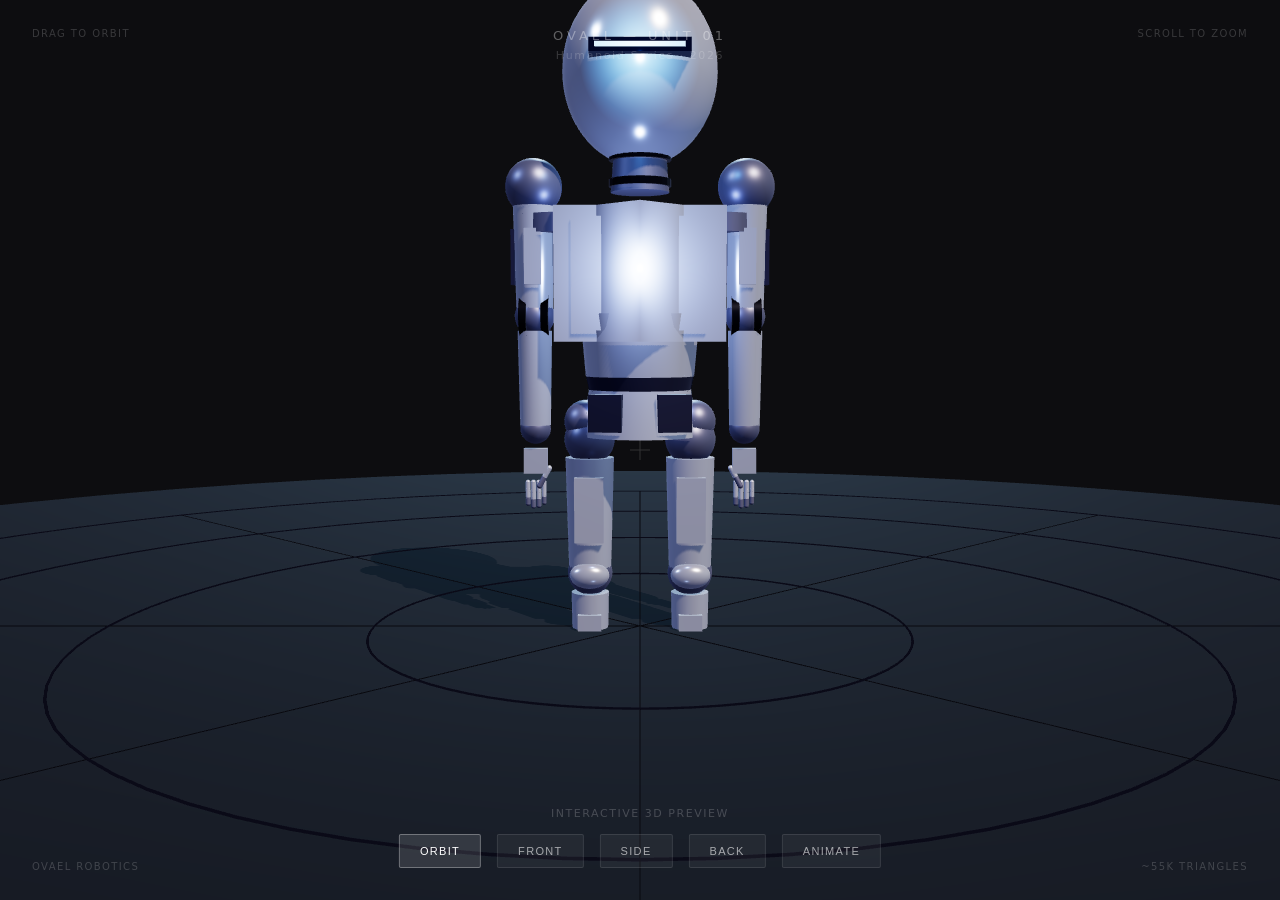
<file: robot.html>
<!DOCTYPE html>
<html lang="en">
<head>
<meta charset="UTF-8"/>
<meta name="viewport" content="width=device-width, initial-scale=1.0"/>
<title>OVAEL — Humanoid Robot</title>
<style>
*{margin:0;padding:0;box-sizing:border-box}
body{background:#0d0d10;overflow:hidden;font-family:'Inter',system-ui,sans-serif}
#canvas-container{width:100vw;height:100vh;position:relative}
canvas{display:block}
#ui{position:fixed;top:0;left:0;width:100%;height:100%;pointer-events:none}
.label{position:absolute;top:28px;left:50%;transform:translateX(-50%);text-align:center;pointer-events:none}
.label h1{font-size:13px;letter-spacing:.3em;text-transform:uppercase;color:rgba(255,255,255,.35);font-weight:400}
.label p{font-size:11px;letter-spacing:.15em;color:rgba(255,255,255,.18);margin-top:6px}
.controls{position:absolute;bottom:32px;left:50%;transform:translateX(-50%);display:flex;gap:16px;pointer-events:all}
.btn{background:rgba(255,255,255,.05);border:1px solid rgba(255,255,255,.1);color:rgba(255,255,255,.6);font-size:11px;letter-spacing:.12em;text-transform:uppercase;padding:10px 20px;cursor:pointer;transition:all .3s;border-radius:2px}
.btn:hover{background:rgba(255,255,255,.1);color:#fff}
.btn.active{background:rgba(255,255,255,.12);border-color:rgba(255,255,255,.3);color:#fff}
.info{position:absolute;bottom:80px;left:50%;transform:translateX(-50%);font-size:11px;letter-spacing:.14em;color:rgba(255,255,255,.2);text-transform:uppercase;text-align:center}
.corner{position:absolute;font-size:10px;letter-spacing:.14em;color:rgba(255,255,255,.18);text-transform:uppercase}
.corner.tl{top:28px;left:32px}
.corner.tr{top:28px;right:32px;text-align:right}
.corner.bl{bottom:28px;left:32px}
.corner.br{bottom:28px;right:32px;text-align:right}
.crosshair{position:absolute;top:50%;left:50%;transform:translate(-50%,-50%);width:20px;height:20px;pointer-events:none;opacity:.15}
.crosshair::before,.crosshair::after{content:'';position:absolute;background:white}
.crosshair::before{width:1px;height:100%;left:50%;transform:translateX(-50%)}
.crosshair::after{height:1px;width:100%;top:50%;transform:translateY(-50%)}
</style>
</head>
<body>
<div id="canvas-container"></div>
<div id="ui">
  <div class="label">
    <h1>OVAEL — Unit 01</h1>
    <p>Humanoid Series · 2026</p>
  </div>
  <div class="corner tl">Drag to orbit</div>
  <div class="corner tr">Scroll to zoom</div>
  <div class="corner bl">OVAEL Robotics</div>
  <div class="corner br" id="polycount">Rendering…</div>
  <div class="info">Interactive 3D Preview</div>
  <div class="crosshair"></div>
  <div class="controls">
    <button class="btn active" id="btn-orbit" onclick="setMode('orbit')">Orbit</button>
    <button class="btn" id="btn-front" onclick="setView('front')">Front</button>
    <button class="btn" id="btn-side" onclick="setView('side')">Side</button>
    <button class="btn" id="btn-back" onclick="setView('back')">Back</button>
    <button class="btn" id="btn-anim" onclick="toggleAnim()">Animate</button>
  </div>
</div>

<script type="importmap">
{
  "imports": {
    "three": "./vendor/three/three.module.min.js",
    "three/addons/": "./vendor/three/examples/jsm/"
  }
}
</script>
<script type="module">
import * as THREE from 'three';
import { OrbitControls } from 'three/addons/controls/OrbitControls.js';

/* ─── Renderer ─────────────────────────────────────────── */
const container = document.getElementById('canvas-container');
const renderer = new THREE.WebGLRenderer({ antialias: true, alpha: false });
renderer.setPixelRatio(Math.min(window.devicePixelRatio, 2));
renderer.setSize(window.innerWidth, window.innerHeight);
renderer.shadowMap.enabled = true;
renderer.shadowMap.type = THREE.PCFSoftShadowMap;
renderer.outputColorSpace = THREE.SRGBColorSpace;
renderer.toneMapping = THREE.ACESFilmicToneMapping;
renderer.toneMappingExposure = 1.1;
container.appendChild(renderer.domElement);

/* ─── Scene ─────────────────────────────────────────────── */
const scene = new THREE.Scene();
scene.background = new THREE.Color(0x0d0d10);
scene.fog = new THREE.Fog(0x0d0d10, 18, 40);

/* ─── Camera ────────────────────────────────────────────── */
const camera = new THREE.PerspectiveCamera(42, window.innerWidth / window.innerHeight, 0.1, 100);
camera.position.set(0, 1.6, 6.5);

/* ─── Controls ──────────────────────────────────────────── */
const controls = new OrbitControls(camera, renderer.domElement);
controls.target.set(0, 1.0, 0);
controls.enableDamping = true;
controls.dampingFactor = 0.06;
controls.minDistance = 2;
controls.maxDistance = 14;
controls.maxPolarAngle = Math.PI * 0.88;

/* ─── Materials ─────────────────────────────────────────── */
const matBody = new THREE.MeshStandardMaterial({
  color: 0xd8d8d8,
  roughness: 0.18,
  metalness: 0.55,
  envMapIntensity: 1.2
});
const matBodyDark = new THREE.MeshStandardMaterial({
  color: 0x1a1a22,
  roughness: 0.35,
  metalness: 0.8,
  envMapIntensity: 1.0
});
const matJoint = new THREE.MeshStandardMaterial({
  color: 0x888899,
  roughness: 0.4,
  metalness: 0.7
});
const matVisor = new THREE.MeshStandardMaterial({
  color: 0x000510,
  roughness: 0.05,
  metalness: 0.9,
  emissive: 0x001840,
  emissiveIntensity: 0.6
});
const matChestOrb = new THREE.MeshStandardMaterial({
  color: 0xffffff,
  roughness: 0.1,
  metalness: 0.3,
  emissive: 0x8fb8ff,
  emissiveIntensity: 0.4
});
const matChestRing = new THREE.MeshStandardMaterial({
  color: 0xaaaacc,
  roughness: 0.25,
  metalness: 0.6
});
const matAccent = new THREE.MeshStandardMaterial({
  color: 0x3a3a50,
  roughness: 0.5,
  metalness: 0.6
});
const matFloor = new THREE.MeshStandardMaterial({
  color: 0x111116,
  roughness: 0.9,
  metalness: 0.1
});

/* ─── Helpers ───────────────────────────────────────────── */
function mesh(geo, mat) {
  const m = new THREE.Mesh(geo, mat);
  m.castShadow = true;
  m.receiveShadow = true;
  return m;
}
function add(parent, child, x=0, y=0, z=0, rx=0, ry=0, rz=0, sx=1, sy=1, sz=1) {
  child.position.set(x, y, z);
  child.rotation.set(rx, ry, rz);
  child.scale.set(sx, sy, sz);
  parent.add(child);
  return child;
}
function ring(ri, ro, h, mat, segs=32) {
  const shape = new THREE.Shape();
  shape.absarc(0, 0, ro, 0, Math.PI * 2, false);
  const hole = new THREE.Path();
  hole.absarc(0, 0, ri, 0, Math.PI * 2, true);
  shape.holes.push(hole);
  const geo = new THREE.ExtrudeGeometry(shape, {
    depth: h, bevelEnabled: false
  });
  geo.translate(0, 0, -h / 2);
  return mesh(geo, mat);
}

/* ─── Robot root ────────────────────────────────────────── */
const robot = new THREE.Group();
scene.add(robot);

/* ════════════════════════════════════════════════════════
   HEAD
════════════════════════════════════════════════════════ */
const headGroup = new THREE.Group();
robot.add(headGroup);
headGroup.position.set(0, 3.05, 0);

// Skull — elongated sphere
const skullGeo = new THREE.SphereGeometry(0.42, 48, 48);
skullGeo.scale(1, 1.18, 0.95);
const skull = mesh(skullGeo, matBody);
headGroup.add(skull);

// Visor slot
const visorGeo = new THREE.BoxGeometry(0.52, 0.07, 0.14);
const visor = mesh(visorGeo, matVisor);
visor.position.set(0, 0.04, 0.38);
headGroup.add(visor);

// Visor glow line inside
const glowGeo = new THREE.BoxGeometry(0.46, 0.025, 0.04);
const glowMat = new THREE.MeshStandardMaterial({
  color: 0x44aaff, emissive: 0x44aaff, emissiveIntensity: 2.5,
  roughness: 0.1, metalness: 0
});
const glow = mesh(glowGeo, glowMat);
glow.position.set(0, 0.04, 0.44);
headGroup.add(glow);

// Head seam line
const seamGeo = new THREE.TorusGeometry(0.38, 0.008, 8, 64);
const seam = mesh(seamGeo, matJoint);
seam.rotation.x = Math.PI / 2;
seam.position.set(0, 0.0, 0);
headGroup.add(seam);

/* ─── Neck ──────────────────────────────────────────────── */
const neckGroup = new THREE.Group();
robot.add(neckGroup);
neckGroup.position.set(0, 2.6, 0);

const neckGeo = new THREE.CylinderGeometry(0.13, 0.16, 0.38, 32);
const neck = mesh(neckGeo, matJoint);
neckGroup.add(neck);

// Neck rings
[-0.14, 0.0, 0.14].forEach(y => {
  const r = ring(0.13, 0.17, 0.04, matBodyDark);
  r.rotation.x = Math.PI / 2;
  r.position.set(0, y, 0);
  neckGroup.add(r);
});

/* ════════════════════════════════════════════════════════
   TORSO
════════════════════════════════════════════════════════ */
const torsoGroup = new THREE.Group();
robot.add(torsoGroup);
torsoGroup.position.set(0, 1.8, 0);

// Upper chest — tapered box
const chestGeo = new THREE.BoxGeometry(0.92, 0.72, 0.44);
chestGeo.scale(1, 1, 1);
const chest = mesh(chestGeo, matBody);
chest.position.set(0, 0.16, 0);
torsoGroup.add(chest);

// Chest bevel edges
const chest2Geo = new THREE.CylinderGeometry(0.46, 0.46, 0.72, 4, 1);
chest2Geo.scale(1, 1, 0.96);
const chest2 = mesh(chest2Geo, matBody);
chest2.position.set(0, 0.16, 0);
torsoGroup.add(chest2);

// Chest plate (front panel)
const plateFrontGeo = new THREE.BoxGeometry(0.72, 0.6, 0.04);
const plateFront = mesh(plateFrontGeo, matBody);
plateFront.position.set(0, 0.16, 0.225);
torsoGroup.add(plateFront);

// Chest circle emblem
const orbRingGeo = new THREE.TorusGeometry(0.1, 0.018, 16, 64);
const orbRing = mesh(orbRingGeo, matChestRing);
orbRing.position.set(0, 0.18, 0.25);
torsoGroup.add(orbRing);

const orbCoreGeo = new THREE.CircleGeometry(0.075, 48);
const orbCore = mesh(orbCoreGeo, matChestOrb);
orbCore.position.set(0, 0.18, 0.255);
torsoGroup.add(orbCore);

// Inner ring
const orbInnerGeo = new THREE.TorusGeometry(0.055, 0.008, 8, 48);
const orbInner = mesh(orbInnerGeo, matChestRing);
orbInner.position.set(0, 0.18, 0.258);
torsoGroup.add(orbInner);

// Shoulder collar
[-0.46, 0.46].forEach(x => {
  const colGeo = new THREE.CylinderGeometry(0.16, 0.16, 0.1, 32);
  const col = mesh(colGeo, matJoint);
  col.position.set(x, 0.44, 0);
  torsoGroup.add(col);
});

// Abdomen
const abdGeo = new THREE.CylinderGeometry(0.33, 0.30, 0.34, 32);
const abd = mesh(abdGeo, matBody);
abd.position.set(0, -0.22, 0);
torsoGroup.add(abd);

// Waist accent
const waistGeo = new THREE.CylinderGeometry(0.30, 0.28, 0.10, 32);
const waist = mesh(waistGeo, matAccent);
waist.position.set(0, -0.43, 0);
torsoGroup.add(waist);

// Back panel detail
const backPanelGeo = new THREE.BoxGeometry(0.62, 0.5, 0.04);
const backPanel = mesh(backPanelGeo, matBodyDark);
backPanel.position.set(0, 0.16, -0.225);
torsoGroup.add(backPanel);

// Spine segments on back
for (let i = 0; i < 5; i++) {
  const spGeo = new THREE.BoxGeometry(0.08, 0.06, 0.05);
  const sp = mesh(spGeo, matJoint);
  sp.position.set(0, 0.36 - i * 0.14, -0.25);
  torsoGroup.add(sp);
}

/* ════════════════════════════════════════════════════════
   PELVIS
════════════════════════════════════════════════════════ */
const pelvisGroup = new THREE.Group();
robot.add(pelvisGroup);
pelvisGroup.position.set(0, 1.22, 0);

const pelvisGeo = new THREE.CylinderGeometry(0.28, 0.32, 0.28, 32);
const pelvis = mesh(pelvisGeo, matBody);
pelvisGroup.add(pelvis);

// Hip connectors
[-0.3, 0.3].forEach(x => {
  const hipGeo = new THREE.SphereGeometry(0.12, 24, 24);
  const hip = mesh(hipGeo, matJoint);
  hip.position.set(x, -0.06, 0);
  pelvisGroup.add(hip);
});

// Pelvis accent panels
[-0.18, 0.18].forEach(x => {
  const panGeo = new THREE.BoxGeometry(0.18, 0.2, 0.08);
  const pan = mesh(panGeo, matAccent);
  pan.position.set(x, 0.0, 0.26);
  pan.rotation.y = x > 0 ? 0.2 : -0.2;
  pelvisGroup.add(pan);
});

/* ════════════════════════════════════════════════════════
   ARMS  (mirrored)
════════════════════════════════════════════════════════ */
function buildArm(side) {
  const s = side === 'L' ? -1 : 1;
  const armRoot = new THREE.Group();
  robot.add(armRoot);
  armRoot.position.set(s * 0.58, 2.44, 0);

  // Shoulder sphere
  const shoulderGeo = new THREE.SphereGeometry(0.155, 32, 32);
  const shoulder = mesh(shoulderGeo, matJoint);
  armRoot.add(shoulder);

  // Upper arm
  const uaGeo = new THREE.CylinderGeometry(0.115, 0.1, 0.58, 32);
  const ua = mesh(uaGeo, matBody);
  ua.position.set(0, -0.38, 0);
  armRoot.add(ua);

  // Upper arm panels
  [0, Math.PI / 2, Math.PI, -Math.PI / 2].forEach((ry, i) => {
    const panGeo = new THREE.BoxGeometry(0.09, 0.3, 0.02);
    const pan = mesh(panGeo, i % 2 === 0 ? matBody : matAccent);
    pan.position.set(Math.sin(ry) * 0.115, -0.38, Math.cos(ry) * 0.115);
    pan.rotation.y = ry;
    armRoot.add(pan);
  });

  // Elbow joint
  const elbowGroup = new THREE.Group();
  elbowGroup.position.set(0, -0.7, 0);
  armRoot.add(elbowGroup);

  const elbowGeo = new THREE.SphereGeometry(0.11, 24, 24);
  const elbow = mesh(elbowGeo, matJoint);
  elbowGroup.add(elbow);

  // Elbow discs
  [-0.06, 0.06].forEach(x => {
    const discGeo = new THREE.CylinderGeometry(0.115, 0.115, 0.04, 32);
    discGeo.rotateZ(Math.PI / 2);
    const disc = mesh(discGeo, matBodyDark);
    disc.position.set(x, 0, 0);
    elbowGroup.add(disc);
  });

  // Forearm
  const faGeo = new THREE.CylinderGeometry(0.095, 0.085, 0.52, 32);
  const fa = mesh(faGeo, matBody);
  fa.position.set(0, -0.34, 0);
  elbowGroup.add(fa);

  // Wrist joint
  const wristGroup = new THREE.Group();
  wristGroup.position.set(0, -0.62, 0);
  elbowGroup.add(wristGroup);

  const wristGeo = new THREE.SphereGeometry(0.085, 20, 20);
  const wrist = mesh(wristGeo, matJoint);
  wristGroup.add(wrist);

  // Hand
  buildHand(wristGroup, side);

  return armRoot;
}

/* ─── Hand ──────────────────────────────────────────────── */
function buildHand(parent, side) {
  const s = side === 'L' ? -1 : 1;
  const handGroup = new THREE.Group();
  handGroup.position.set(0, -0.18, 0);
  parent.add(handGroup);

  // Palm
  const palmGeo = new THREE.BoxGeometry(0.13, 0.14, 0.055);
  const palm = mesh(palmGeo, matBody);
  handGroup.add(palm);

  // Fingers
  const fingerData = [
    { x: -0.045, len: 0.12, w: 0.028 },
    { x: -0.015, len: 0.135, w: 0.028 },
    { x:  0.015, len: 0.132, w: 0.028 },
    { x:  0.045, len: 0.115, w: 0.026 },
  ];
  fingerData.forEach(fd => {
    const fGroup = new THREE.Group();
    fGroup.position.set(fd.x, -0.11, 0);
    handGroup.add(fGroup);

    // 3 phalanges
    [0, 1, 2].forEach(seg => {
      const segLen = fd.len * (seg === 0 ? 0.38 : seg === 1 ? 0.34 : 0.28);
      const segGeo = new THREE.CapsuleGeometry(fd.w * 0.5, segLen, 6, 12);
      const segM = mesh(segGeo, seg === 2 ? matJoint : matBody);
      segM.position.set(0, -(segLen / 2 + seg * fd.len * 0.36 + 0.01), 0);
      fGroup.add(segM);
    });
  });

  // Thumb
  const thumbGroup = new THREE.Group();
  thumbGroup.position.set(s * -0.075, -0.04, 0.01);
  thumbGroup.rotation.z = s * 0.5;
  handGroup.add(thumbGroup);
  [0, 1].forEach(seg => {
    const segGeo = new THREE.CapsuleGeometry(0.016, 0.055, 6, 10);
    const segM = mesh(segGeo, seg === 1 ? matJoint : matBody);
    segM.position.set(0, -(0.055 / 2 + seg * 0.058), 0);
    thumbGroup.add(segM);
  });
}

buildArm('L');
buildArm('R');

/* ════════════════════════════════════════════════════════
   LEGS  (mirrored)
════════════════════════════════════════════════════════ */
function buildLeg(side) {
  const s = side === 'L' ? -1 : 1;
  const legRoot = new THREE.Group();
  robot.add(legRoot);
  legRoot.position.set(s * 0.28, 1.06, 0);

  // Hip sphere
  const hipGeo = new THREE.SphereGeometry(0.14, 28, 28);
  const hip = mesh(hipGeo, matJoint);
  legRoot.add(hip);

  // Upper leg (thigh)
  const ulGeo = new THREE.CylinderGeometry(0.135, 0.118, 0.62, 32);
  const ul = mesh(ulGeo, matBody);
  ul.position.set(0, -0.41, 0);
  legRoot.add(ul);

  // Thigh front panel
  const thighPanGeo = new THREE.BoxGeometry(0.16, 0.36, 0.04);
  const thighPan = mesh(thighPanGeo, matBody);
  thighPan.position.set(0, -0.38, 0.13);
  legRoot.add(thighPan);

  // Knee group
  const kneeGroup = new THREE.Group();
  kneeGroup.position.set(0, -0.75, 0);
  legRoot.add(kneeGroup);

  // Knee sphere
  const kGeo = new THREE.SphereGeometry(0.125, 24, 24);
  const knee = mesh(kGeo, matJoint);
  kneeGroup.add(knee);

  // Knee cap — distinct panel
  const capGeo = new THREE.SphereGeometry(0.1, 24, 24);
  capGeo.scale(1.1, 0.75, 0.7);
  const cap = mesh(capGeo, matBody);
  cap.position.set(0, 0, 0.09);
  kneeGroup.add(cap);

  // Knee accent ring
  const kRingGeo = new THREE.TorusGeometry(0.1, 0.015, 8, 32);
  const kRing = mesh(kRingGeo, matBodyDark);
  kRing.position.set(0, 0, 0);
  kRing.rotation.x = Math.PI / 2;
  kneeGroup.add(kRing);

  // Lower leg (shin)
  const llGeo = new THREE.CylinderGeometry(0.105, 0.095, 0.58, 32);
  const ll = mesh(llGeo, matBody);
  ll.position.set(0, -0.4, 0);
  kneeGroup.add(ll);

  // Shin front panel
  const shinPanGeo = new THREE.BoxGeometry(0.13, 0.32, 0.04);
  const shinPan = mesh(shinPanGeo, matBody);
  shinPan.position.set(0, -0.38, 0.1);
  kneeGroup.add(shinPan);

  // Ankle
  const ankleGroup = new THREE.Group();
  ankleGroup.position.set(0, -0.73, 0);
  kneeGroup.add(ankleGroup);

  const ankleGeo = new THREE.SphereGeometry(0.09, 20, 20);
  const ankle = mesh(ankleGeo, matJoint);
  ankleGroup.add(ankle);

  // Foot
  const footGroup = new THREE.Group();
  footGroup.position.set(0, -0.1, 0.08);
  ankleGroup.add(footGroup);

  const footGeo = new THREE.BoxGeometry(0.16, 0.07, 0.34);
  const roundFootGeo = new THREE.CapsuleGeometry(0.075, 0.2, 8, 16);
  roundFootGeo.rotateZ(Math.PI / 2);
  roundFootGeo.scale(1, 0.46, 1.7);
  const foot = mesh(roundFootGeo, matBody);
  footGroup.add(foot);

  // Toe cap
  const toeGeo = new THREE.SphereGeometry(0.075, 16, 16);
  toeGeo.scale(1.0, 0.5, 0.85);
  const toe = mesh(toeGeo, matBody);
  toe.position.set(0, 0, 0.13);
  footGroup.add(toe);

  // Heel
  const heelGeo = new THREE.SphereGeometry(0.065, 16, 16);
  heelGeo.scale(0.9, 0.55, 0.85);
  const heel = mesh(heelGeo, matAccent);
  heel.position.set(0, -0.01, -0.12);
  footGroup.add(heel);
}

buildLeg('L');
buildLeg('R');

/* ════════════════════════════════════════════════════════
   ENVIRONMENT
════════════════════════════════════════════════════════ */

// Floor
const floorGeo = new THREE.CircleGeometry(8, 64);
const floor = mesh(floorGeo, matFloor);
floor.rotation.x = -Math.PI / 2;
floor.receiveShadow = true;
scene.add(floor);

// Floor grid ring
for (let r = 1; r <= 4; r++) {
  const rGeo = new THREE.TorusGeometry(r * 1.5, 0.008, 4, 80);
  const rMesh = new THREE.Mesh(rGeo, new THREE.MeshBasicMaterial({ color: 0x1a1a28 }));
  rMesh.rotation.x = -Math.PI / 2;
  scene.add(rMesh);
}

// Floor line spokes
for (let i = 0; i < 8; i++) {
  const angle = (i / 8) * Math.PI * 2;
  const points = [
    new THREE.Vector3(0, 0.002, 0),
    new THREE.Vector3(Math.cos(angle) * 6, 0.002, Math.sin(angle) * 6)
  ];
  const lGeo = new THREE.BufferGeometry().setFromPoints(points);
  const lMat = new THREE.LineBasicMaterial({ color: 0x18181f });
  scene.add(new THREE.Line(lGeo, lMat));
}

/* ─── Lighting ──────────────────────────────────────────── */

// Ambient
scene.add(new THREE.AmbientLight(0x8899cc, 0.55));

// Key light — warm front
const key = new THREE.DirectionalLight(0xfff0e8, 2.2);
key.position.set(3, 6, 4);
key.castShadow = true;
key.shadow.mapSize.set(2048, 2048);
key.shadow.camera.near = 0.5;
key.shadow.camera.far = 24;
key.shadow.camera.left = -4;
key.shadow.camera.right = 4;
key.shadow.camera.top = 6;
key.shadow.camera.bottom = -1;
key.shadow.bias = -0.001;
scene.add(key);

// Fill light — cool left
const fill = new THREE.DirectionalLight(0x99bbff, 0.9);
fill.position.set(-4, 3, 1);
scene.add(fill);

// Rim light — back
const rim = new THREE.DirectionalLight(0xaaddff, 1.3);
rim.position.set(0, 4, -6);
scene.add(rim);

// Under — subtle bounce
const bounce = new THREE.PointLight(0x334466, 0.8, 8);
bounce.position.set(0, -0.5, 1);
scene.add(bounce);

// Chest orb glow point
const orbLight = new THREE.PointLight(0x88aaff, 1.6, 2.5);
orbLight.position.set(0, 1.98, 0.5);
scene.add(orbLight);

// Visor glow point
const visorLight = new THREE.PointLight(0x44aaff, 1.2, 1.5);
visorLight.position.set(0, 3.08, 0.6);
scene.add(visorLight);

// Environment map (procedural gradient)
const envCanvas = document.createElement('canvas');
envCanvas.width = 512; envCanvas.height = 512;
const ctx = envCanvas.getContext('2d');
const grad = ctx.createRadialGradient(256, 200, 0, 256, 256, 380);
grad.addColorStop(0, '#334466');
grad.addColorStop(0.5, '#111122');
grad.addColorStop(1, '#080810');
ctx.fillStyle = grad;
ctx.fillRect(0, 0, 512, 512);
const envTex = new THREE.CanvasTexture(envCanvas);
envTex.mapping = THREE.EquirectangularReflectionMapping;
scene.environment = envTex;

/* ─── Resize ────────────────────────────────────────────── */
window.addEventListener('resize', () => {
  camera.aspect = window.innerWidth / window.innerHeight;
  camera.updateProjectionMatrix();
  renderer.setSize(window.innerWidth, window.innerHeight);
});

/* ─── View presets ──────────────────────────────────────── */
let animRunning = false;
let idleTime = 0;

window.setView = (view) => {
  const t = { front: [0, 1.6, 6.5], side: [6.5, 1.6, 0], back: [0, 1.6, -6.5] };
  const pos = t[view];
  if (!pos) return;
  animateCamera(pos[0], pos[1], pos[2]);
  document.querySelectorAll('.btn').forEach(b => b.classList.remove('active'));
  document.getElementById('btn-' + view)?.classList.add('active');
};

window.setMode = (m) => {
  document.querySelectorAll('.btn').forEach(b => b.classList.remove('active'));
  document.getElementById('btn-orbit').classList.add('active');
};

window.toggleAnim = () => {
  animRunning = !animRunning;
  const btn = document.getElementById('btn-anim');
  btn.classList.toggle('active', animRunning);
  btn.textContent = animRunning ? 'Stop' : 'Animate';
};

function animateCamera(tx, ty, tz) {
  const start = camera.position.clone();
  const end = new THREE.Vector3(tx, ty, tz);
  let t = 0;
  const step = () => {
    t += 0.02;
    camera.position.lerpVectors(start, end, Math.min(t, 1));
    controls.update();
    if (t < 1) requestAnimationFrame(step);
  };
  step();
}

/* ─── Poly count ────────────────────────────────────────── */
let triCount = 0;
scene.traverse(obj => {
  if (obj.isMesh && obj.geometry) {
    const idx = obj.geometry.index;
    triCount += idx ? idx.count / 3 : obj.geometry.attributes.position.count / 3;
  }
});
document.getElementById('polycount').textContent = `~${Math.round(triCount / 1000)}K triangles`;

/* ─── Breathing animation parts ────────────────────────── */
// Collect torso y base
const torsoParts = [torsoGroup, pelvisGroup];

/* ─── Render loop ───────────────────────────────────────── */
const clock = new THREE.Clock();
let autoRotateAngle = 0;

function render() {
  requestAnimationFrame(render);
  const delta = clock.getDelta();
  const elapsed = clock.getElapsedTime();

  if (animRunning) {
    idleTime += delta;

    // Subtle idle breathing — chest rises
    torsoGroup.position.y = 1.8 + Math.sin(elapsed * 1.1) * 0.008;

    // Gentle head look
    headGroup.rotation.y = Math.sin(elapsed * 0.4) * 0.15;
    headGroup.rotation.x = Math.sin(elapsed * 0.3) * 0.04;

    // Arm subtle swing
    robot.children.forEach(child => {
      if (child.position.x > 0.4) {
        // right arm
        child.rotation.z = -0.05 + Math.sin(elapsed * 0.8) * 0.05;
      } else if (child.position.x < -0.4) {
        // left arm
        child.rotation.z = 0.05 + Math.sin(elapsed * 0.8 + Math.PI) * 0.05;
      }
    });

    // Orb pulse
    orbLight.intensity = 1.4 + Math.sin(elapsed * 2.2) * 0.4;
    visorLight.intensity = 1.0 + Math.sin(elapsed * 3.0) * 0.3;
    (orbCore.material).emissiveIntensity = 0.3 + Math.sin(elapsed * 2.2) * 0.2;
    (glow.material).emissiveIntensity = 2.0 + Math.sin(elapsed * 3.0) * 0.8;

    // Slow auto-rotate
    autoRotateAngle += delta * 0.25;
    robot.rotation.y = autoRotateAngle;
  }

  controls.update();
  renderer.render(scene, camera);
}
render();
</script>
</body>
</html>
</file>
<file: styles.css>
:root {
  --bg: #f4f1ec;
  --bg-deep: #eae6df;
  --ink: #1a1a1a;
  --ink-soft: #4a4743;
  --muted: #8a8680;
  --accent: #b35c2e;
  --line: rgba(26, 26, 26, 0.12);
  --serif: "Fraunces", "Times New Roman", serif;
  --sans: "Inter", system-ui, -apple-system, sans-serif;
  --ease: cubic-bezier(0.22, 1, 0.36, 1);
}

* {
  margin: 0;
  padding: 0;
  box-sizing: border-box;
}

html {
  scroll-behavior: smooth;
}

body {
  background: var(--bg);
  color: var(--ink);
  font-family: var(--sans);
  font-weight: 400;
  line-height: 1.55;
  overflow-x: hidden;
  -webkit-font-smoothing: antialiased;
  text-rendering: optimizeLegibility;
}

.container {
  max-width: 1280px;
  margin: 0 auto;
  padding: 0 clamp(24px, 5vw, 80px);
}

/* ---------- Progress Bar ---------- */
.progress-bar {
  position: fixed;
  top: 0;
  left: 0;
  height: 2px;
  width: 0%;
  background: var(--ink);
  z-index: 1000;
  transition: width 0.08s linear;
}

/* ---------- Cursor glow ---------- */
.cursor-glow {
  position: fixed;
  top: 0;
  left: 0;
  width: 420px;
  height: 420px;
  border-radius: 50%;
  background: radial-gradient(circle, rgba(179, 92, 46, 0.18), transparent 70%);
  transform: translate(-50%, -50%);
  pointer-events: none;
  z-index: 1;
  mix-blend-mode: multiply;
  transition: opacity 0.4s ease;
  opacity: 0;
}
@media (hover: hover) {
  .cursor-glow { opacity: 1; }
}

/* ---------- Nav ---------- */
.nav {
  position: fixed;
  top: 0;
  left: 0;
  width: 100%;
  padding: 24px 0;
  z-index: 100;
  mix-blend-mode: difference;
}
.nav-inner {
  display: flex;
  align-items: center;
  justify-content: space-between;
  max-width: 1280px;
  margin: 0 auto;
  padding: 0 clamp(24px, 5vw, 80px);
  color: #eae6df;
}
.nav-logo {
  font-family: var(--serif);
  font-weight: 600;
  font-size: 20px;
  letter-spacing: 0.12em;
  color: inherit;
  text-decoration: none;
}
.nav-links {
  list-style: none;
  display: flex;
  gap: 32px;
}
.nav-links a {
  font-size: 13px;
  letter-spacing: 0.08em;
  text-transform: uppercase;
  color: inherit;
  text-decoration: none;
  transition: opacity 0.3s ease;
  opacity: 0.7;
}
.nav-links a:hover { opacity: 1; }
@media (max-width: 720px) {
  .nav-links { display: none; }
}

/* ---------- Reveal primitives ---------- */
.reveal {
  opacity: 0;
  transform: translateY(24px);
  transition: opacity 1s var(--ease), transform 1s var(--ease);
}
.reveal.is-visible {
  opacity: 1;
  transform: translateY(0);
}

[data-letter-reveal] {
  display: inline-block;
  opacity: 0;
  transform: translateY(60%);
  transition: opacity 0.9s var(--ease), transform 0.9s var(--ease);
}
[data-letter-reveal].is-visible {
  opacity: 1;
  transform: translateY(0);
}

[data-split-word] {
  display: inline-block;
  opacity: 0.12;
  transition: opacity 0.6s ease;
  margin-right: 0.25em;
}
[data-split-word].is-visible {
  opacity: 1;
}

/* ---------- Hero ---------- */
.hero {
  position: relative;
  min-height: 100vh;
  display: flex;
  align-items: center;
  padding: 160px 0 80px;
  overflow: hidden;
}
.hero-grid {
  position: absolute;
  inset: 0;
  background-image:
    linear-gradient(var(--line) 1px, transparent 1px),
    linear-gradient(90deg, var(--line) 1px, transparent 1px);
  background-size: 80px 80px;
  mask-image: radial-gradient(ellipse at center, black 30%, transparent 80%);
  opacity: 0.7;
  pointer-events: none;
}
.hero-parallax {
  position: absolute;
  right: -10%;
  top: 10%;
  width: 60vw;
  height: 60vw;
  max-width: 900px;
  max-height: 900px;
  border-radius: 50%;
  background: radial-gradient(circle at 30% 30%, rgba(179, 92, 46, 0.28), transparent 65%);
  filter: blur(40px);
  pointer-events: none;
  z-index: 0;
}
.hero-content {
  position: relative;
  z-index: 2;
  max-width: 1280px;
  margin: 0 auto;
  padding: 0 clamp(24px, 5vw, 80px);
  width: 100%;
}
.eyebrow {
  display: inline-block;
  font-size: 13px;
  letter-spacing: 0.22em;
  text-transform: uppercase;
  color: var(--muted);
  margin-bottom: 40px;
}
.hero-title {
  font-family: var(--serif);
  font-weight: 300;
  font-size: clamp(96px, 22vw, 320px);
  line-height: 0.9;
  letter-spacing: -0.04em;
  color: var(--ink);
  margin-bottom: 48px;
}
.hero-title .word {
  display: inline-block;
  margin-right: 0.02em;
}
.hero-sub {
  font-family: var(--serif);
  font-style: italic;
  font-weight: 300;
  font-size: clamp(18px, 2vw, 24px);
  max-width: 520px;
  color: var(--ink-soft);
  line-height: 1.4;
  margin-bottom: 100px;
}
.scroll-indicator {
  display: flex;
  align-items: center;
  gap: 16px;
  font-size: 12px;
  letter-spacing: 0.2em;
  text-transform: uppercase;
  color: var(--muted);
}
.scroll-indicator .line {
  display: inline-block;
  height: 1px;
  width: 60px;
  background: var(--ink);
  animation: drawLine 2.4s ease-in-out infinite;
  transform-origin: left;
}
@keyframes drawLine {
  0%, 100% { transform: scaleX(0); opacity: 0.3; }
  50% { transform: scaleX(1); opacity: 1; }
}

/* ---------- Marquee ---------- */
.marquee-section {
  border-block: 1px solid var(--line);
  padding: 32px 0;
  overflow: hidden;
  background: var(--bg-deep);
}
.marquee {
  overflow: hidden;
  white-space: nowrap;
}
.marquee-track {
  display: inline-flex;
  gap: 48px;
  align-items: center;
  animation: marquee 30s linear infinite;
  font-family: var(--serif);
  font-style: italic;
  font-weight: 300;
  font-size: clamp(36px, 6vw, 96px);
  color: var(--ink);
}
.marquee-track span {
  display: inline-block;
}
@keyframes marquee {
  from { transform: translateX(0); }
  to { transform: translateX(-50%); }
}

/* ---------- Essence ---------- */
.essence {
  padding: clamp(100px, 14vh, 180px) 0;
}
.section-header {
  margin-bottom: 80px;
}
.section-title {
  font-family: var(--serif);
  font-weight: 300;
  font-size: clamp(40px, 6vw, 88px);
  line-height: 1.05;
  letter-spacing: -0.02em;
  max-width: 900px;
}
.section-title em {
  font-style: italic;
  color: var(--accent);
}
.essence-body {
  display: grid;
  gap: 80px;
}
.large-text {
  font-family: var(--serif);
  font-weight: 300;
  font-size: clamp(22px, 2.6vw, 34px);
  line-height: 1.4;
  max-width: 900px;
  color: var(--ink-soft);
}
.essence-grid {
  display: grid;
  grid-template-columns: repeat(auto-fit, minmax(260px, 1fr));
  gap: 40px;
  border-top: 1px solid var(--line);
  padding-top: 56px;
}
.essence-card {
  display: flex;
  flex-direction: column;
  gap: 16px;
}
.card-num {
  font-family: var(--serif);
  font-style: italic;
  font-size: 28px;
  color: var(--accent);
  margin-bottom: 8px;
}
.essence-card h3 {
  font-family: var(--serif);
  font-weight: 400;
  font-size: 28px;
  letter-spacing: -0.01em;
}
.essence-card p {
  color: var(--ink-soft);
  font-size: 16px;
  max-width: 36ch;
}

/* ---------- Pinned section ---------- */
.pinned-section {
  position: relative;
  background: var(--ink);
  color: var(--bg);
}
.pinned-wrapper {
  position: relative;
  height: 400vh;
}
.pinned-visual {
  position: sticky;
  top: 0;
  height: 100vh;
  display: flex;
  align-items: center;
  justify-content: center;
  overflow: hidden;
}
.orb {
  width: 44vmin;
  height: 44vmin;
  max-width: 520px;
  max-height: 520px;
  border-radius: 50%;
  background: radial-gradient(circle at 35% 30%, #f4f1ec, #b35c2e 45%, #1a1a1a 95%);
  box-shadow: 0 40px 120px rgba(179, 92, 46, 0.35);
  transition: transform 0.2s linear;
}
.orb-line {
  position: absolute;
  width: 70vmin;
  height: 70vmin;
  max-width: 800px;
  max-height: 800px;
  border: 1px solid rgba(244, 241, 236, 0.12);
  border-radius: 50%;
  border-top-color: rgba(244, 241, 236, 0.6);
}
.pinned-panels {
  position: absolute;
  inset: 0;
  display: flex;
  flex-direction: column;
  pointer-events: none;
}
.panel {
  height: 100vh;
  display: flex;
  flex-direction: column;
  justify-content: center;
  padding: 0 clamp(24px, 5vw, 80px);
  max-width: 1280px;
  margin: 0 auto;
  width: 100%;
  opacity: 0;
  transform: translateY(40px);
  transition: opacity 0.8s var(--ease), transform 0.8s var(--ease);
}
.panel.is-active {
  opacity: 1;
  transform: translateY(0);
}
.panel .eyebrow {
  color: rgba(244, 241, 236, 0.5);
  margin-bottom: 24px;
}
.panel h2 {
  font-family: var(--serif);
  font-weight: 300;
  font-size: clamp(48px, 8vw, 120px);
  line-height: 0.95;
  letter-spacing: -0.03em;
  margin-bottom: 24px;
}
.panel p {
  font-family: var(--serif);
  font-style: italic;
  font-size: clamp(18px, 2vw, 24px);
  color: rgba(244, 241, 236, 0.65);
  max-width: 560px;
}

/* ---------- Gallery ---------- */
.gallery {
  padding: clamp(100px, 14vh, 180px) 0;
}
.gallery .section-title {
  margin-bottom: 80px;
}
.gallery-grid {
  display: grid;
  grid-template-columns: repeat(auto-fit, minmax(280px, 1fr));
  gap: 48px;
}
.gallery-item {
  display: flex;
  flex-direction: column;
  gap: 16px;
}
.gallery-item:nth-child(even) {
  margin-top: 80px;
}
.gallery-img {
  width: 100%;
  aspect-ratio: 4 / 5;
  background: hsl(var(--h, 20), 20%, 85%);
  border-radius: 4px;
  position: relative;
  overflow: hidden;
  transition: transform 1.2s var(--ease);
}
.gallery-img::before {
  content: "";
  position: absolute;
  inset: 0;
  background:
    radial-gradient(circle at 20% 20%, hsla(var(--h, 20), 60%, 55%, 0.4), transparent 60%),
    radial-gradient(circle at 80% 70%, hsla(var(--h, 20), 40%, 30%, 0.6), transparent 55%),
    linear-gradient(135deg, hsl(var(--h, 20), 25%, 78%), hsl(var(--h, 20), 15%, 40%));
}
.gallery-img::after {
  content: "";
  position: absolute;
  inset: 0;
  background: linear-gradient(180deg, transparent 60%, rgba(0,0,0,0.25));
}
.gallery-item:hover .gallery-img {
  transform: scale(1.02);
}
.gallery-item figcaption {
  font-size: 14px;
  letter-spacing: 0.04em;
  color: var(--ink-soft);
}
@media (max-width: 720px) {
  .gallery-item:nth-child(even) { margin-top: 0; }
}

/* ---------- Vision ---------- */
.vision {
  padding: clamp(120px, 18vh, 240px) 0;
  border-block: 1px solid var(--line);
}
.vision-stack {
  display: flex;
  flex-direction: column;
  gap: 60px;
}
.huge-text {
  font-family: var(--serif);
  font-weight: 300;
  font-size: clamp(40px, 7.5vw, 120px);
  line-height: 1;
  letter-spacing: -0.03em;
  max-width: 1100px;
}
.huge-text [data-split-word]:nth-child(4) {
  font-style: italic;
  color: var(--accent);
}
.vision-meta {
  font-size: 13px;
  letter-spacing: 0.2em;
  text-transform: uppercase;
  color: var(--muted);
}

/* ---------- Numbers ---------- */
.numbers {
  padding: clamp(80px, 12vh, 140px) 0;
}
.numbers-grid {
  display: grid;
  grid-template-columns: repeat(auto-fit, minmax(180px, 1fr));
  gap: 48px;
  border-top: 1px solid var(--line);
  padding-top: 60px;
}
.stat {
  display: flex;
  flex-direction: column;
  gap: 12px;
}
.stat-num {
  font-family: var(--serif);
  font-weight: 300;
  font-size: clamp(56px, 7vw, 96px);
  line-height: 1;
  letter-spacing: -0.02em;
}
.stat-label {
  font-size: 13px;
  letter-spacing: 0.12em;
  text-transform: uppercase;
  color: var(--muted);
}

/* ---------- Contact ---------- */
.contact {
  padding: clamp(120px, 20vh, 260px) 0;
  text-align: center;
}
.contact .eyebrow {
  margin-bottom: 32px;
}
.contact-title {
  font-family: var(--serif);
  font-weight: 300;
  font-size: clamp(60px, 14vw, 200px);
  line-height: 0.95;
  letter-spacing: -0.04em;
  margin-bottom: 80px;
}
.contact-title span {
  display: inline-block;
}
.contact-link {
  display: inline-flex;
  align-items: center;
  gap: 16px;
  font-family: var(--serif);
  font-size: clamp(22px, 2.4vw, 32px);
  color: var(--ink);
  text-decoration: none;
  padding: 16px 4px;
  border-bottom: 1px solid var(--ink);
  transition: gap 0.4s var(--ease), letter-spacing 0.4s var(--ease);
}
.contact-link:hover {
  gap: 28px;
  letter-spacing: 0.02em;
}
.contact-link .arrow {
  transition: transform 0.4s var(--ease);
}
.contact-link:hover .arrow {
  transform: translateX(6px);
}

/* ---------- Footer ---------- */
.footer {
  padding: 40px 0;
  border-top: 1px solid var(--line);
  font-size: 13px;
  letter-spacing: 0.08em;
  color: var(--muted);
}
.footer-inner {
  display: flex;
  justify-content: space-between;
  gap: 24px;
  flex-wrap: wrap;
}

/* ---------- Robot gallery card ---------- */
.gallery-img--robot {
  display: block;
  text-decoration: none;
  position: relative;
  overflow: hidden;
  background: linear-gradient(135deg, #0d0d18 0%, #1a1a30 50%, #0a0a14 100%);
  transition: transform 1.2s var(--ease), box-shadow 0.4s ease;
}
.gallery-img--robot::before {
  content: '';
  position: absolute;
  inset: 0;
  background:
    radial-gradient(circle at 50% 40%, rgba(68,170,255,0.18), transparent 60%),
    radial-gradient(circle at 20% 80%, rgba(136,170,255,0.12), transparent 50%);
  pointer-events: none;
}
.gallery-img--robot::after { display: none; }
.gallery-img--robot:hover { box-shadow: 0 0 40px rgba(68,170,255,0.2); }
.gallery-robot-label {
  position: absolute;
  bottom: 24px;
  left: 24px;
  font-size: 13px;
  letter-spacing: 0.12em;
  text-transform: uppercase;
  color: rgba(255,255,255,0.7);
  font-family: var(--sans);
  transition: color 0.3s ease;
}
.gallery-img--robot:hover .gallery-robot-label { color: #fff; }

/* ---------- Reduced motion ---------- */
@media (prefers-reduced-motion: reduce) {
  *, *::before, *::after {
    animation-duration: 0.01ms !important;
    animation-iteration-count: 1 !important;
    transition-duration: 0.01ms !important;
  }
  .reveal, [data-letter-reveal], [data-split-word] {
    opacity: 1 !important;
    transform: none !important;
  }
}
</file>
<file: factory.css>
/* ============================================================
   HYPERFORGE ONE — Cinematic Factory Page
   Aesthetic: Anduril × Apple × Ken Burns
   Palette: black / warm gold / Aqaba ochre / Red Sea cobalt / bone
   ============================================================ */

:root {
  --black: #000000;
  --bg: #07080a;
  --bg-deep: #050608;
  --panel: #0c0d10;
  --bone: #e8e2d4;
  --ink: #ece6d8;
  --ink-soft: #b8b1a3;
  --ink-mid: #7e7869;
  --muted: #4a463d;
  --gold: #d4b58a;
  --gold-bright: #ecd1a8;
  --ochre: #c08a4c;
  --cobalt: #1a3a5c;
  --line: rgba(232, 226, 212, 0.08);
  --line-mid: rgba(232, 226, 212, 0.16);
  --line-strong: rgba(232, 226, 212, 0.32);

  --display: "Barlow Condensed", "Inter", sans-serif;
  --serif: "Fraunces", serif;
  --sans: "Inter", system-ui, sans-serif;
  --mono: "JetBrains Mono", ui-monospace, monospace;

  --ease: cubic-bezier(0.22, 1, 0.36, 1);
}

*, *::before, *::after { margin: 0; padding: 0; box-sizing: border-box; }

html { scroll-behavior: smooth; }

body.factory {
  background: var(--black);
  color: var(--ink);
  font-family: var(--sans);
  line-height: 1.5;
  overflow-x: hidden;
  -webkit-font-smoothing: antialiased;
  text-rendering: optimizeLegibility;
}

::selection { background: var(--gold); color: var(--black); }
ul, ol { list-style: none; }
a { color: inherit; text-decoration: none; }

/* ---------- Grain ---------- */
.grain {
  position: fixed;
  inset: 0;
  pointer-events: none;
  z-index: 9999;
  opacity: 0.06;
  mix-blend-mode: overlay;
  background-image: url("data:image/svg+xml;utf8,<svg xmlns='http://www.w3.org/2000/svg' width='240' height='240'><filter id='n'><feTurbulence type='fractalNoise' baseFrequency='0.9' numOctaves='3' stitchTiles='stitch'/><feColorMatrix values='0 0 0 0 0  0 0 0 0 0  0 0 0 0 0  0 0 0 0.7 0'/></filter><rect width='240' height='240' filter='url(%23n)'/></svg>");
}

.film-progress {
  position: fixed;
  top: 0; left: 0;
  height: 2px; width: 0%;
  background: var(--gold);
  z-index: 10000;
  transition: width 0.08s linear;
}

/* ---------- Mono helper ---------- */
.mono {
  font-family: var(--mono);
  font-weight: 500;
  letter-spacing: 0.35em;
  text-transform: uppercase;
}

/* ---------- Top bar ---------- */
.film-bar {
  position: fixed;
  top: 0; left: 0;
  width: 100%;
  z-index: 100;
  background: rgba(0, 0, 0, 0.86);
  backdrop-filter: blur(14px) saturate(140%);
  -webkit-backdrop-filter: blur(14px) saturate(140%);
  border-bottom: 1px solid var(--line);
}
.bar-inner {
  max-width: 1600px;
  margin: 0 auto;
  padding: 16px clamp(20px, 4vw, 48px);
  display: flex;
  align-items: center;
  gap: 32px;
}
.bar-logo {
  display: inline-flex;
  align-items: baseline;
  gap: 10px;
}
.bar-logo .logo-mark { color: var(--gold); font-size: 16px; transform: translateY(2px); }
.bar-logo .logo-text {
  font-family: var(--display);
  font-weight: 700;
  font-size: 16px;
  letter-spacing: 0.18em;
  color: var(--ink);
}
.bar-logo .logo-sub {
  font-family: var(--mono);
  font-size: 10px;
  color: var(--ink-mid);
  letter-spacing: 0.22em;
}
.bar-nav {
  display: flex;
  gap: 22px;
  margin-left: auto;
}
.bar-nav a {
  font-family: var(--mono);
  font-size: 10px;
  letter-spacing: 0.28em;
  text-transform: uppercase;
  color: var(--ink-mid);
  transition: color 0.3s ease;
}
.bar-nav a:hover { color: var(--gold); }
.bar-meta {
  display: flex;
  align-items: center;
  gap: 10px;
  font-size: 10px;
  color: var(--ink-mid);
}
.bar-meta .rec {
  display: inline-flex;
  align-items: center;
  gap: 6px;
  color: var(--gold);
}
.bar-meta .rec-dot {
  width: 7px; height: 7px;
  background: #c83232;
  border-radius: 50%;
  animation: rec 1.6s ease-in-out infinite;
}
@keyframes rec {
  0%, 49% { opacity: 1; }
  50%, 100% { opacity: 0.2; }
}
.bar-meta .sep { color: var(--muted); }
@media (max-width: 880px) {
  .bar-nav { display: none; }
}

/* ---------- Reveal ---------- */
.reveal {
  opacity: 0;
  transform: translateY(20px);
  transition: opacity 1s var(--ease), transform 1s var(--ease);
}
.reveal.is-visible { opacity: 1; transform: translateY(0); }

/* ---------- Buttons ---------- */
.btn {
  display: inline-flex;
  align-items: center;
  gap: 12px;
  padding: 14px 22px;
  font-size: 13px;
  letter-spacing: 0.18em;
  text-transform: uppercase;
  font-weight: 600;
  font-family: var(--display);
  border: 1px solid transparent;
  transition: gap 0.3s var(--ease), background 0.3s ease, color 0.3s ease, border-color 0.3s ease;
  cursor: pointer;
}
.btn:hover { gap: 18px; }
.btn .arrow { transition: transform 0.3s var(--ease); }
.btn:hover .arrow { transform: translateX(4px); }
.btn-primary {
  background: var(--gold);
  color: var(--black);
  border-color: var(--gold);
}
.btn-primary:hover { background: var(--gold-bright); border-color: var(--gold-bright); }
.btn-ghost {
  background: transparent;
  color: var(--bone);
  border-color: var(--line-strong);
}
.btn-ghost:hover { border-color: var(--gold); color: var(--gold); }

/* ============================================================
   Shot scaffolding
   ============================================================ */
.shot {
  position: relative;
  min-height: 100vh;
  padding: clamp(80px, 12vh, 140px) 0 clamp(60px, 10vh, 120px);
  display: flex;
  align-items: center;
  overflow: hidden;
  isolation: isolate;
}
.shot:first-of-type { padding-top: clamp(120px, 16vh, 180px); }

.shot.hard-cut { border-top: 1px solid rgba(212, 181, 138, 0.16); }

.shot-content {
  position: relative;
  z-index: 5;
  width: 100%;
  max-width: 1440px;
  margin: 0 auto;
  padding: 0 clamp(20px, 5vw, 80px);
}
.shot-content.centered { text-align: center; }
.shot-content.centered .vo { margin-left: auto; margin-right: auto; }

/* corner ticks */
.frame-tick {
  position: absolute;
  width: 22px; height: 22px;
  border: 1px solid var(--gold);
  opacity: 0.45;
  z-index: 4;
}
.frame-tick.tl { top: 80px; left: 30px; border-right: 0; border-bottom: 0; }
.frame-tick.tr { top: 80px; right: 30px; border-left: 0; border-bottom: 0; }
.frame-tick.bl { bottom: 30px; left: 30px; border-right: 0; border-top: 0; }
.frame-tick.br { bottom: 30px; right: 30px; border-left: 0; border-top: 0; }

/* timestamp/super */
.ts {
  display: inline-flex;
  align-items: center;
  gap: 14px;
  margin-bottom: 56px;
  font-size: 10px;
  color: var(--ink-mid);
  letter-spacing: 0.32em;
}
.ts-num { color: var(--gold); }
.ts-sep { color: var(--muted); }

/* archival super lines */
.archive-line {
  display: block;
  font-size: clamp(11px, 1.1vw, 13px);
  color: var(--bone);
  letter-spacing: 0.4em;
  margin-bottom: 8px;
}
.archive-sub {
  display: block;
  font-size: clamp(10px, 1vw, 12px);
  color: var(--gold);
  letter-spacing: 0.32em;
  margin-bottom: 40px;
}

/* big titles */
.shot-headline,
.huge-title {
  font-family: var(--display);
  font-weight: 700;
  font-size: clamp(64px, 11vw, 180px);
  line-height: 0.86;
  letter-spacing: -0.01em;
  text-transform: uppercase;
  color: var(--bone);
  margin-bottom: 56px;
  max-width: 18ch;
}
.shot-content.centered .huge-title { margin-left: auto; margin-right: auto; }
.shot-headline em,
.huge-title em {
  font-family: var(--serif);
  font-style: italic;
  font-weight: 400;
  text-transform: none;
  color: var(--gold);
  letter-spacing: -0.02em;
}

/* mega numbers */
.mega-num {
  display: flex;
  align-items: baseline;
  gap: 18px;
  margin-bottom: 40px;
}
.mega-num .num {
  font-family: var(--display);
  font-weight: 700;
  font-size: clamp(120px, 22vw, 360px);
  line-height: 0.85;
  letter-spacing: -0.04em;
  color: var(--bone);
}
.mega-num .unit {
  font-family: var(--mono);
  font-size: clamp(18px, 2.2vw, 32px);
  letter-spacing: 0.32em;
  color: var(--gold);
  text-transform: uppercase;
  font-weight: 600;
}
.mega-sub {
  display: block;
  font-size: clamp(11px, 1vw, 13px);
  color: var(--gold);
  letter-spacing: 0.32em;
  margin-bottom: 40px;
}

/* Voice-over block */
.vo {
  border-left: 2px solid var(--gold);
  padding: 14px 0 14px 24px;
  margin-top: 32px;
  max-width: 56ch;
}
.vo.wide { max-width: 64ch; }
.vo .vo-cue {
  display: block;
  font-size: 10px;
  color: var(--gold);
  letter-spacing: 0.32em;
  margin-bottom: 10px;
}
.vo p {
  font-family: var(--serif);
  font-weight: 300;
  font-size: clamp(18px, 1.7vw, 24px);
  line-height: 1.45;
  color: var(--bone);
}
.vo p em { color: var(--gold); font-style: italic; font-weight: 400; }

/* ============================================================
   SHOT 01 — Cold open / Willow Run archival
   ============================================================ */
.shot-01 { background: var(--black); }
.archive-stage {
  position: absolute;
  inset: 0;
  display: flex;
  align-items: center;
  justify-content: center;
  z-index: 1;
  opacity: 0.7;
}
.archive-letterbox {
  position: relative;
  width: 96%;
  aspect-ratio: 4 / 3;
  max-height: 86vh;
  background: #1a1611;
  overflow: hidden;
  filter: sepia(0.6) contrast(1.1) saturate(0.7);
}
.archive-img {
  position: absolute;
  inset: 0;
  background: radial-gradient(ellipse at 50% 30%, #3a2f1f 0%, #1a1410 40%, #0a0805 80%);
}
.archive-img .archive-rays {
  position: absolute;
  inset: 0;
  background:
    linear-gradient(180deg, rgba(212, 181, 138, 0.18), transparent 40%),
    repeating-linear-gradient(85deg,
      transparent 0,
      transparent 80px,
      rgba(232, 226, 212, 0.04) 80px,
      rgba(232, 226, 212, 0.04) 160px);
}
.archive-img .archive-floor {
  position: absolute;
  bottom: 0; left: 0; right: 0;
  height: 30%;
  background:
    linear-gradient(180deg, transparent, rgba(0, 0, 0, 0.6)),
    repeating-linear-gradient(90deg,
      rgba(212, 181, 138, 0.12) 0,
      rgba(212, 181, 138, 0.12) 1px,
      transparent 1px,
      transparent 18px);
  transform: perspective(900px) rotateX(60deg);
  transform-origin: bottom;
}
/* B-24 silhouettes — long aisle vanishing point */
.archive-img .silhouette {
  position: absolute;
  bottom: 22%;
  background: linear-gradient(180deg, #0e0c08, #2a2218);
  box-shadow: 0 4px 20px rgba(0, 0, 0, 0.6);
}
.archive-img .silhouette::before,
.archive-img .silhouette::after {
  content: "";
  position: absolute;
  background: inherit;
}
.archive-img .s1 { left: 6%; bottom: 28%; width: 18%; height: 10%; opacity: 1; }
.archive-img .s1::before { width: 220%; height: 12%; left: -60%; top: 30%; }
.archive-img .s2 { left: 24%; bottom: 30%; width: 14%; height: 8%; opacity: 0.92; }
.archive-img .s2::before { width: 200%; height: 12%; left: -50%; top: 30%; }
.archive-img .s3 { left: 40%; bottom: 32%; width: 11%; height: 6.5%; opacity: 0.85; }
.archive-img .s3::before { width: 200%; height: 12%; left: -50%; top: 30%; }
.archive-img .s4 { left: 54%; bottom: 34%; width: 8%; height: 5%; opacity: 0.75; }
.archive-img .s4::before { width: 180%; height: 12%; left: -40%; top: 30%; }
.archive-img .s5 { left: 66%; bottom: 36%; width: 5%; height: 3.5%; opacity: 0.6; }
.archive-img .s5::before { width: 160%; height: 12%; left: -30%; top: 30%; }

.archive-flicker {
  position: absolute;
  inset: 0;
  background:
    repeating-linear-gradient(0deg,
      rgba(0, 0, 0, 0.04) 0,
      rgba(0, 0, 0, 0.04) 2px,
      transparent 2px,
      transparent 4px);
  animation: flicker 0.18s steps(2) infinite;
  pointer-events: none;
}
@keyframes flicker {
  0%, 100% { opacity: 0.6; }
  50% { opacity: 0.9; }
}
.archive-scratches {
  position: absolute;
  inset: 0;
  background-image:
    linear-gradient(90deg, transparent 24%, rgba(212, 181, 138, 0.12) 24.2%, transparent 24.4%),
    linear-gradient(90deg, transparent 64%, rgba(232, 226, 212, 0.18) 64.2%, transparent 64.4%),
    linear-gradient(90deg, transparent 82%, rgba(212, 181, 138, 0.08) 82.2%, transparent 82.4%);
  animation: gateweave 4s ease-in-out infinite;
  mix-blend-mode: screen;
  pointer-events: none;
}
@keyframes gateweave {
  0%, 100% { transform: translateX(0); }
  50% { transform: translateX(2px); }
}

.shot-01 .shot-content { background: linear-gradient(90deg, rgba(0,0,0,0.85), rgba(0,0,0,0.4) 60%, transparent); padding-top: 80px; padding-bottom: 80px; }

/* ============================================================
   SHOT 02 — Thesis
   ============================================================ */
.shot-02 { background: var(--black); padding-top: clamp(120px, 18vh, 180px); }
.shot-02 .huge-title { font-size: clamp(80px, 14vw, 220px); margin-left: auto; margin-right: auto; max-width: 14ch; }
.ruined-grid {
  display: grid;
  grid-template-columns: repeat(4, 1fr);
  gap: 16px;
  margin: 60px auto;
  max-width: 1100px;
}
.ruined {
  position: relative;
  aspect-ratio: 4 / 3;
  background: linear-gradient(180deg, #0e0d09, #050403);
  border: 1px solid var(--line);
  overflow: hidden;
  filter: saturate(0.4) contrast(1.05);
}
.ruined::before {
  content: "";
  position: absolute;
  inset: 0;
  background:
    radial-gradient(ellipse at 50% 30%, rgba(212, 181, 138, 0.04), transparent 60%),
    repeating-linear-gradient(90deg,
      rgba(232, 226, 212, 0.04) 0,
      rgba(232, 226, 212, 0.04) 2px,
      transparent 2px,
      transparent 30px);
}
.ruined .r-frame {
  position: absolute;
  inset: 14%;
  border: 1px solid rgba(232, 226, 212, 0.10);
}
.ruined .r-frame::before,
.ruined .r-frame::after {
  content: "";
  position: absolute;
  background: rgba(232, 226, 212, 0.15);
}
.ruined .r-frame::before { left: 50%; top: 0; bottom: 0; width: 1px; }
.ruined .r-frame::after { top: 50%; left: 0; right: 0; height: 1px; }
@media (max-width: 720px) {
  .ruined-grid { grid-template-columns: repeat(2, 1fr); }
}

/* ============================================================
   SHOT 03 — Aqaba
   ============================================================ */
.shot-03 { background: linear-gradient(180deg, #04060a 0%, #06080c 100%); }
.shot-content.split {
  display: grid;
  grid-template-columns: 1.1fr 1fr;
  gap: clamp(40px, 6vw, 80px);
  align-items: center;
}
.split-r {
  position: relative;
  aspect-ratio: 1;
  border: 1px solid var(--line-mid);
  background: var(--black);
  overflow: hidden;
}
.map-svg {
  position: absolute;
  inset: 0;
  width: 100%;
  height: 100%;
}
.pulse-r2 { animation: pulseR 2.4s ease-out infinite; }
.pulse-r3 { animation: pulseR 3.2s ease-out infinite; animation-delay: 0.6s; }
@keyframes pulseR {
  0% { opacity: 0.7; transform: scale(0.9); transform-box: fill-box; transform-origin: center; }
  100% { opacity: 0; transform: scale(1.4); }
}
.kv-grid {
  display: grid;
  grid-template-columns: repeat(3, 1fr);
  gap: 20px;
  margin: 40px 0;
  border-top: 1px solid var(--line);
  border-bottom: 1px solid var(--line);
  padding: 28px 0;
}
.kv-grid dt {
  font-family: var(--mono);
  font-size: 10px;
  letter-spacing: 0.28em;
  text-transform: uppercase;
  color: var(--ink-mid);
  margin-bottom: 6px;
}
.kv-grid dd {
  font-family: var(--display);
  font-weight: 600;
  font-size: clamp(16px, 1.6vw, 22px);
  letter-spacing: 0.04em;
  color: var(--bone);
}
@media (max-width: 880px) {
  .shot-content.split { grid-template-columns: 1fr; }
  .kv-grid { grid-template-columns: repeat(2, 1fr); }
}

/* ============================================================
   SHOT 04 — Today: 0 sqft
   ============================================================ */
.shot-04 {
  background: linear-gradient(180deg, #1a1208 0%, #0d0904 100%);
}
.desert-bg {
  position: absolute;
  inset: 0;
  z-index: 1;
  overflow: hidden;
}
.desert-sky {
  position: absolute;
  top: 0; left: 0; right: 0;
  height: 55%;
  background:
    radial-gradient(ellipse at 70% 80%, rgba(212, 181, 138, 0.5), transparent 60%),
    linear-gradient(180deg, #1a1208 0%, #2a1c0c 60%, #3a2810 100%);
}
.desert-mtns {
  position: absolute;
  top: 35%; left: 0; right: 0;
  height: 25%;
  background: linear-gradient(180deg, #2a1c0c, #0e0a04);
  clip-path: polygon(0% 100%, 0% 60%, 8% 40%, 14% 55%, 22% 30%, 30% 45%, 40% 25%, 48% 50%, 58% 35%, 68% 45%, 76% 30%, 84% 50%, 92% 40%, 100% 55%, 100% 100%);
  filter: blur(0.5px);
}
.desert-floor {
  position: absolute;
  bottom: 0; left: 0; right: 0;
  height: 55%;
  background:
    linear-gradient(180deg, #1a1208 0%, #08050a 100%),
    repeating-linear-gradient(0deg,
      rgba(212, 181, 138, 0.06) 0,
      rgba(212, 181, 138, 0.06) 1px,
      transparent 1px,
      transparent 16px);
}
.cad-overlay {
  position: absolute;
  inset: 0;
  pointer-events: none;
}
.cad-tick {
  position: absolute;
  left: var(--x); top: var(--y);
  width: 10px; height: 10px;
  border: 1px solid var(--gold);
}
.cad-tick::before, .cad-tick::after {
  content: "";
  position: absolute;
  background: var(--gold);
  opacity: 0.6;
}
.cad-tick::before { left: 50%; top: -8px; bottom: -8px; width: 1px; }
.cad-tick::after { top: 50%; left: -8px; right: -8px; height: 1px; }
.cad-paths {
  position: absolute;
  inset: 0;
  width: 100%; height: 100%;
}
.cad-paths rect { animation: cadDraw 1.6s ease-out forwards; }
@keyframes cadDraw {
  0% { stroke-dashoffset: 80; opacity: 0; }
  100% { stroke-dashoffset: 0; opacity: 0.6; }
}
.surveyor-stake {
  position: absolute;
  bottom: 32%;
  left: 12%;
  width: 80px;
  height: 120px;
  z-index: 2;
}
.stake-pole {
  position: absolute;
  left: 50%;
  bottom: 0;
  width: 2px;
  height: 100%;
  background: linear-gradient(180deg, var(--ink) 0%, var(--ink-mid) 60%, var(--muted) 100%);
}
.stake-flag {
  position: absolute;
  top: 0;
  left: 50%;
  width: 70px;
  padding: 4px 6px;
  background: var(--gold);
  color: var(--black);
  font-family: var(--mono);
  font-size: 9px;
  letter-spacing: 0.2em;
  text-align: center;
  font-weight: 700;
  animation: flagWave 4s ease-in-out infinite;
  transform-origin: left;
}
@keyframes flagWave {
  0%, 100% { transform: skewX(0deg); }
  50% { transform: skewX(-8deg); }
}

.shot-04 .shot-content {
  background: linear-gradient(90deg, rgba(0,0,0,0.7), rgba(0,0,0,0.2) 70%, transparent);
  padding-top: 100px;
  padding-bottom: 100px;
}

/* ============================================================
   SHOT 05 — Phase 1 interior
   ============================================================ */
.shot-05 {
  background: linear-gradient(180deg, #0a0a0c 0%, #050608 100%);
}
.interior-bg {
  position: absolute;
  inset: 0;
  z-index: 1;
  overflow: hidden;
  perspective: 1400px;
}
.trusses {
  position: absolute;
  top: 0; left: 0; right: 0;
  height: 26%;
  display: flex;
  justify-content: space-around;
  padding: 0 4%;
}
.trusses span {
  display: block;
  width: 2px;
  height: 100%;
  background: linear-gradient(180deg, transparent, #1a1a1c 30%, #0a0a0c);
  position: relative;
}
.trusses span::before {
  content: "";
  position: absolute;
  top: 30%;
  left: -8px;
  right: -8px;
  height: 1px;
  background: #1a1a1c;
}
.clerestory {
  position: absolute;
  top: 0; left: 0; right: 0;
  height: 18%;
  background:
    linear-gradient(180deg, rgba(212, 181, 138, 0.18), transparent 80%),
    repeating-linear-gradient(90deg,
      transparent 0,
      transparent 8%,
      rgba(212, 181, 138, 0.06) 8%,
      rgba(212, 181, 138, 0.06) 12%);
  mask-image: linear-gradient(180deg, black, transparent);
  -webkit-mask-image: linear-gradient(180deg, black, transparent);
}
.floor-grid {
  position: absolute;
  bottom: 0; left: 0; right: 0;
  height: 60%;
  background:
    linear-gradient(180deg, transparent 0%, rgba(0, 0, 0, 0.7) 90%),
    repeating-linear-gradient(90deg,
      rgba(212, 181, 138, 0.16) 0,
      rgba(212, 181, 138, 0.16) 1px,
      transparent 1px,
      transparent 60px),
    repeating-linear-gradient(0deg,
      rgba(212, 181, 138, 0.08) 0,
      rgba(212, 181, 138, 0.08) 1px,
      transparent 1px,
      transparent 40px),
    radial-gradient(ellipse at 50% 0%, #14120c 0%, #050402 80%);
  transform: perspective(1100px) rotateX(58deg);
  transform-origin: bottom;
}
.airframe {
  position: absolute;
  bottom: 22%;
  left: 50%;
  width: clamp(180px, 26vw, 380px);
  aspect-ratio: 2.4 / 1;
  transform: translateX(-50%);
  z-index: 2;
}
.airframe .af-fuse {
  position: absolute;
  inset: 38% 18% 38% 18%;
  background: linear-gradient(180deg, #2a2418, #0a0805);
  border-radius: 50% / 100%;
}
.airframe .af-wing-l, .airframe .af-wing-r {
  position: absolute;
  top: 46%;
  width: 50%;
  height: 8%;
  background: linear-gradient(180deg, #1a160e, #0a0805);
  border-radius: 4px;
}
.airframe .af-wing-l { left: -10%; transform: skewX(-30deg); }
.airframe .af-wing-r { right: -10%; transform: skewX(30deg); }
.airframe .af-rim {
  position: absolute;
  inset: 0;
  border-radius: inherit;
  box-shadow:
    inset 0 1px 0 rgba(212, 181, 138, 0.5),
    0 -2px 30px rgba(212, 181, 138, 0.4);
  pointer-events: none;
}

.shot-05 .shot-content {
  background: linear-gradient(180deg, rgba(0,0,0,0.85) 0%, rgba(0,0,0,0.5) 70%, transparent);
  padding-bottom: 200px;
}

.capability-row {
  display: flex;
  flex-wrap: wrap;
  gap: 24px 48px;
  margin: 36px 0;
}
.capability-row li {
  display: inline-flex;
  align-items: baseline;
  gap: 12px;
  font-family: var(--display);
  font-weight: 600;
  font-size: clamp(20px, 2vw, 28px);
  letter-spacing: 0.04em;
  text-transform: uppercase;
  color: var(--bone);
}
.capability-row .cap-i {
  font-family: var(--mono);
  font-size: 10px;
  color: var(--gold);
  letter-spacing: 0.28em;
  font-weight: 500;
}

/* ============================================================
   SHOT 06 — Portfolio cells
   ============================================================ */
.shot-06 { background: var(--black); padding-top: clamp(120px, 16vh, 180px); }
.cell-grid {
  display: grid;
  grid-template-columns: repeat(4, 1fr);
  gap: 12px;
  margin: 60px 0;
}
.cell {
  position: relative;
  padding: 28px;
  background: linear-gradient(180deg, #0a0a0c 0%, #050608 100%);
  border: 1px solid var(--line);
  min-height: 280px;
  display: flex;
  flex-direction: column;
  justify-content: space-between;
  overflow: hidden;
  transition: border-color 0.4s var(--ease), transform 0.4s var(--ease);
}
.cell.wide { grid-column: span 4; }
.cell:hover { border-color: var(--gold); transform: translateY(-2px); }
.cell-num {
  font-size: 10px;
  color: var(--gold);
  letter-spacing: 0.32em;
  margin-bottom: 16px;
  position: relative;
  z-index: 2;
}
.cell-art {
  position: absolute;
  inset: 0;
  display: flex;
  align-items: center;
  justify-content: center;
  z-index: 1;
  opacity: 0.85;
}
.cell h3 {
  font-family: var(--display);
  font-weight: 700;
  font-size: clamp(28px, 3vw, 44px);
  letter-spacing: 0.02em;
  text-transform: uppercase;
  color: var(--bone);
  position: relative;
  z-index: 2;
  margin-top: auto;
  margin-bottom: 8px;
}
.cell p {
  font-size: 12px;
  color: var(--ink-mid);
  line-height: 1.5;
  position: relative;
  z-index: 2;
  max-width: 36ch;
}
.cell[data-dom="air"] h3 { color: #cfe5ff; }
.cell[data-dom="land"] h3 { color: #e8c79a; }
.cell[data-dom="sea"] h3 { color: #b8e6e2; }

.orb-air {
  width: 110px; height: 110px; border-radius: 50%;
  background: radial-gradient(circle at 35% 35%, #fff, #88c9ff 70%, transparent);
  filter: blur(0.5px);
  box-shadow: 0 0 60px rgba(136, 201, 255, 0.5);
}
.orb-trace {
  position: absolute;
  width: 70%; height: 1px;
  background: linear-gradient(90deg, transparent, #88c9ff, transparent);
  transform: rotate(-22deg);
}
.delta-art {
  width: 0; height: 0;
  border-left: 50px solid transparent;
  border-right: 50px solid transparent;
  border-bottom: 80px solid #88c9ff;
  filter: drop-shadow(0 0 30px rgba(136, 201, 255, 0.4));
}
.hound-art {
  width: 100px; height: 60px;
  background:
    linear-gradient(90deg, transparent 14%, #d8a86a 14%, #d8a86a 86%, transparent 86%) 0 50% / 100% 6px no-repeat,
    linear-gradient(90deg, transparent 18%, #d8a86a 18%, #d8a86a 22%, transparent 22%, transparent 38%, #d8a86a 38%, #d8a86a 42%, transparent 42%, transparent 60%, #d8a86a 60%, #d8a86a 64%, transparent 64%, transparent 80%, #d8a86a 80%, #d8a86a 84%, transparent 84%) 0 100% / 100% 50% no-repeat;
  filter: drop-shadow(0 0 24px rgba(216, 168, 106, 0.4));
}
.atlas-art {
  position: relative;
  width: 60px; height: 130px;
}
.atlas-art::before, .atlas-art::after {
  content: "";
  position: absolute;
  background: #d8a86a;
  filter: drop-shadow(0 0 24px rgba(216, 168, 106, 0.4));
}
.atlas-art::before {
  top: 0; left: 50%;
  width: 18px; height: 18px;
  border-radius: 50%;
  transform: translateX(-50%);
}
.atlas-art::after {
  top: 22px; left: 50%;
  width: 30px; height: 100px;
  transform: translateX(-50%);
  border-radius: 4px;
}
.manta-art {
  width: 200px; height: 70px;
  background: #6bc5c0;
  border-radius: 50%;
  filter: blur(0.5px) drop-shadow(0 0 30px rgba(107, 197, 192, 0.5));
}
.hydro-port {
  position: absolute;
  inset: 0;
  border: 2px solid rgba(212, 181, 138, 0.3);
  border-radius: 50%;
  width: 320px; height: 320px;
  margin: auto;
  pointer-events: none;
}
@media (max-width: 1080px) {
  .cell-grid { grid-template-columns: repeat(2, 1fr); }
  .cell.wide { grid-column: span 2; }
}
@media (max-width: 600px) {
  .cell-grid { grid-template-columns: 1fr; }
  .cell.wide { grid-column: span 1; }
}

/* ============================================================
   SHOT 07 — Founder
   ============================================================ */
.shot-07 {
  background: linear-gradient(180deg, #0e0a05 0%, #050402 100%);
}
.founder-bg {
  position: absolute;
  inset: 0;
  z-index: 1;
  overflow: hidden;
}
.founder-sky {
  position: absolute;
  top: 0; left: 0; right: 0;
  height: 60%;
  background:
    radial-gradient(ellipse at 30% 80%, rgba(212, 181, 138, 0.55), transparent 50%),
    linear-gradient(180deg, #2a1c0c 0%, #1a1208 60%, #0a0805 100%);
}
.founder-mtn {
  position: absolute;
  top: 38%; left: 0; right: 0;
  height: 22%;
  background: linear-gradient(180deg, #1a1208, #050402);
  clip-path: polygon(0% 100%, 0% 50%, 12% 30%, 22% 60%, 34% 25%, 46% 55%, 58% 35%, 70% 50%, 82% 30%, 92% 55%, 100% 40%, 100% 100%);
  filter: blur(1px);
}
.founder-figure {
  position: absolute;
  bottom: 12%;
  right: 18%;
  width: 80px;
  height: 220px;
  z-index: 3;
}
.founder-figure .fig-head {
  position: absolute;
  top: 0; left: 50%;
  width: 28px; height: 32px;
  background: #04030a;
  border-radius: 50% 50% 50% 50% / 60% 60% 40% 40%;
  transform: translateX(-50%);
  box-shadow: -2px 0 20px rgba(212, 181, 138, 0.3);
}
.founder-figure .fig-body {
  position: absolute;
  top: 30px;
  left: 50%;
  width: 56px;
  height: 190px;
  background: #04030a;
  transform: translateX(-50%);
  clip-path: polygon(20% 0, 80% 0, 100% 30%, 90% 100%, 10% 100%, 0% 30%);
  box-shadow: -2px 0 30px rgba(212, 181, 138, 0.4);
}
.founder-floor {
  position: absolute;
  bottom: 0; left: 0; right: 0;
  height: 18%;
  background:
    linear-gradient(180deg, transparent, rgba(0, 0, 0, 0.7)),
    repeating-linear-gradient(90deg,
      rgba(212, 181, 138, 0.06) 0,
      rgba(212, 181, 138, 0.06) 1px,
      transparent 1px,
      transparent 22px);
}

.shot-07 .shot-content {
  background: linear-gradient(90deg, rgba(0,0,0,0.85), rgba(0,0,0,0.4) 60%, transparent);
}
.lower-third {
  display: inline-flex;
  flex-direction: column;
  gap: 6px;
  padding: 20px 28px;
  border-left: 3px solid var(--gold);
  margin: 0 0 36px;
  background: rgba(0, 0, 0, 0.5);
}
.lower-third .lt-name {
  font-family: var(--display);
  font-weight: 700;
  font-size: clamp(28px, 3.2vw, 44px);
  letter-spacing: 0.04em;
  text-transform: uppercase;
  color: var(--bone);
}
.lower-third .lt-role {
  font-size: 11px;
  letter-spacing: 0.32em;
  color: var(--gold);
}
.founder-quote { max-width: 60ch; }
.founder-quote p {
  font-size: clamp(20px, 2.2vw, 32px);
  line-height: 1.4;
}

/* ============================================================
   SHOT 08 — Master plan timeline
   ============================================================ */
.shot-08 {
  background: linear-gradient(180deg, #050608 0%, #0a0a0c 100%);
  padding-top: clamp(100px, 14vh, 160px);
  padding-bottom: clamp(100px, 14vh, 160px);
}

.timeline {
  position: relative;
  margin: 80px 0 60px;
}
.tl-axis {
  position: relative;
  height: 1px;
  background: var(--line-mid);
  margin-bottom: 40px;
}
.tl-fill {
  position: absolute;
  left: 0; top: 0;
  height: 100%;
  width: 0%;
  background: linear-gradient(90deg, var(--gold), var(--gold-bright));
  transition: width 1.4s var(--ease);
  box-shadow: 0 0 16px rgba(212, 181, 138, 0.6);
}
.tl-phases {
  display: grid;
  grid-template-columns: repeat(4, 1fr);
  gap: 12px;
  position: relative;
  margin-top: -40px;
}
.tl-phase {
  position: relative;
  padding-top: 40px;
  opacity: 0.35;
  transition: opacity 0.6s var(--ease);
}
.tl-phase.is-active { opacity: 1; }
.tl-dot {
  position: absolute;
  top: 0;
  left: 0;
  transform: translate(-50%, -50%);
  width: 16px; height: 16px;
  border-radius: 50%;
  background: var(--black);
  border: 2px solid var(--gold);
  margin-left: 24px;
}
.tl-phase.is-active .tl-dot { background: var(--gold); box-shadow: 0 0 0 6px rgba(212, 181, 138, 0.18); }
.tl-card {
  display: flex;
  flex-direction: column;
  gap: 6px;
  padding: 20px 24px;
  border: 1px solid var(--line-mid);
  background: rgba(10, 10, 12, 0.6);
}
.tl-phase.is-active .tl-card { border-color: var(--gold); }
.tl-year {
  font-size: 11px;
  color: var(--gold);
  letter-spacing: 0.32em;
}
.tl-size {
  font-family: var(--display);
  font-weight: 700;
  font-size: clamp(36px, 5vw, 68px);
  letter-spacing: -0.02em;
  color: var(--bone);
  line-height: 1;
}
.tl-unit {
  font-size: 9px;
  color: var(--ink-mid);
  letter-spacing: 0.32em;
  margin-bottom: 8px;
}
.tl-desc {
  font-size: 12px;
  color: var(--ink-soft);
  line-height: 1.5;
  font-family: var(--sans);
}
.tl-bar {
  margin-top: 14px;
  height: 6px;
  background: var(--panel);
  border: 1px solid var(--line);
  position: relative;
  overflow: hidden;
}
.tl-bar::after {
  content: "";
  position: absolute;
  inset: 0;
  width: var(--pct, 0%);
  background: linear-gradient(90deg, var(--gold), var(--gold-bright));
  transition: width 1.2s var(--ease);
  transform-origin: left;
  transform: scaleX(0);
}
.tl-phase.is-active .tl-bar::after { transform: scaleX(1); }

@media (max-width: 880px) {
  .tl-phases { grid-template-columns: 1fr; gap: 16px; }
  .tl-axis { display: none; }
  .tl-dot { display: none; }
  .tl-phase { padding-top: 0; opacity: 1; }
}

/* master plan visual */
.masterplan {
  margin: 60px 0 40px;
  border: 1px solid var(--line);
  background: var(--bg-deep);
  padding: 32px;
}
.mp-grid {
  display: grid;
  grid-template-columns: repeat(8, 1fr);
  gap: 6px;
  margin-bottom: 24px;
}
.mp-block {
  aspect-ratio: 1;
  background: rgba(212, 181, 138, 0.04);
  border: 1px solid var(--line);
  transition: background 0.6s var(--ease), border-color 0.6s var(--ease), box-shadow 0.6s var(--ease);
}
.mp-block.is-on[data-y="2027"] { background: rgba(212, 181, 138, 0.4); border-color: var(--gold); }
.mp-block.is-on[data-y="2028"] { background: rgba(192, 138, 76, 0.5); border-color: var(--ochre); }
.mp-block.is-on[data-y="2029"] { background: rgba(212, 181, 138, 0.7); border-color: var(--gold); }
.mp-block.is-on[data-y="2030"] { background: var(--gold); border-color: var(--gold-bright); box-shadow: 0 0 18px rgba(212, 181, 138, 0.5); }
.mp-legend {
  display: flex;
  gap: 18px;
  flex-wrap: wrap;
  font-size: 10px;
  color: var(--ink-mid);
  border-top: 1px solid var(--line);
  padding-top: 16px;
}
.mp-li {
  display: inline-flex;
  align-items: center;
  gap: 8px;
  letter-spacing: 0.28em;
}
.mp-sw {
  display: inline-block;
  width: 10px; height: 10px;
  border: 1px solid var(--gold);
}
.mp-li[data-y="2027"] .mp-sw { background: rgba(212, 181, 138, 0.4); }
.mp-li[data-y="2028"] .mp-sw { background: rgba(192, 138, 76, 0.5); }
.mp-li[data-y="2029"] .mp-sw { background: rgba(212, 181, 138, 0.7); }
.mp-li[data-y="2030"] .mp-sw { background: var(--gold); }

/* ============================================================
   SHOT 09 — Lineage split
   ============================================================ */
.shot-09 {
  background: var(--black);
  padding: 0;
  min-height: 110vh;
}
.lineage {
  position: absolute;
  inset: 0;
  display: grid;
  grid-template-columns: 1fr 1fr;
  z-index: 1;
}
.lin-half {
  position: relative;
  overflow: hidden;
}
.lin-then { filter: sepia(0.6) saturate(0.7) contrast(1.1); }
.lin-now { filter: contrast(1.05); }
.lin-tag {
  position: absolute;
  bottom: 24px;
  left: 24px;
  font-size: 10px;
  color: var(--gold);
  letter-spacing: 0.32em;
  background: rgba(0, 0, 0, 0.6);
  padding: 8px 12px;
  z-index: 5;
}
.lin-seam {
  position: absolute;
  top: 0; bottom: 0;
  left: 50%;
  width: 1px;
  background: var(--gold);
  opacity: 0.5;
  z-index: 6;
  animation: dissolve 6s ease-in-out infinite;
}
@keyframes dissolve {
  0%, 80% { opacity: 0.5; }
  90% { opacity: 0.1; }
  100% { opacity: 0.5; }
}

/* mini interior for lin-now */
.interior-mini {
  position: absolute;
  inset: 0;
  background: linear-gradient(180deg, #0a0a0c, #050608);
  perspective: 1000px;
  overflow: hidden;
}
.lin-now .trusses { height: 30%; }
.lin-now .clerestory { height: 22%; }
.lin-now .floor-grid { height: 65%; }
.lin-now .airframe { width: clamp(140px, 22vw, 280px); }

.shot-09 .shot-content {
  position: relative;
  z-index: 10;
  padding-top: 25vh;
  padding-bottom: 25vh;
}

@media (max-width: 720px) {
  .shot-09 { min-height: auto; padding: 60px 0; }
  .lineage { position: relative; height: 60vh; }
}

/* ============================================================
   SHOT 10 — Lockup
   ============================================================ */
.shot-10.lockup {
  background: var(--black);
  min-height: 100vh;
  text-align: center;
  padding-top: clamp(120px, 18vh, 200px);
  padding-bottom: clamp(120px, 18vh, 200px);
}
.lockup-title {
  display: flex;
  flex-direction: column;
  gap: 12px;
  margin-bottom: 56px;
}
.lockup-title span {
  display: block;
  font-family: var(--display);
  font-weight: 700;
  font-size: clamp(48px, 9vw, 144px);
  line-height: 0.95;
  letter-spacing: 0.02em;
  text-transform: uppercase;
}
.lockup-title .ll-1 { color: var(--bone); }
.lockup-title .ll-2 { color: var(--gold); }
.lockup-meta {
  font-size: 12px;
  color: var(--ink-mid);
  letter-spacing: 0.4em;
  margin-bottom: 56px;
}
.lockup-actions {
  display: flex;
  gap: 14px;
  justify-content: center;
  flex-wrap: wrap;
}

/* ============================================================
   END BAR
   ============================================================ */
.film-end {
  border-top: 1px solid var(--line);
  background: var(--black);
  padding: 28px 0;
}
.film-end .bar-inner {
  flex-wrap: wrap;
  gap: 16px;
  font-size: 10px;
  color: var(--ink-mid);
  letter-spacing: 0.28em;
}
.film-end .end-l, .film-end .end-r {
  display: inline-flex;
  align-items: center;
  gap: 12px;
}
.film-end .end-r { margin-left: auto; }
.film-end .sep { color: var(--muted); }

/* ---------- Reduced motion ---------- */
@media (prefers-reduced-motion: reduce) {
  *, *::before, *::after {
    animation-duration: 0.01ms !important;
    animation-iteration-count: 1 !important;
    transition-duration: 0.01ms !important;
  }
  .reveal { opacity: 1 !important; transform: none !important; }
}
</file>
